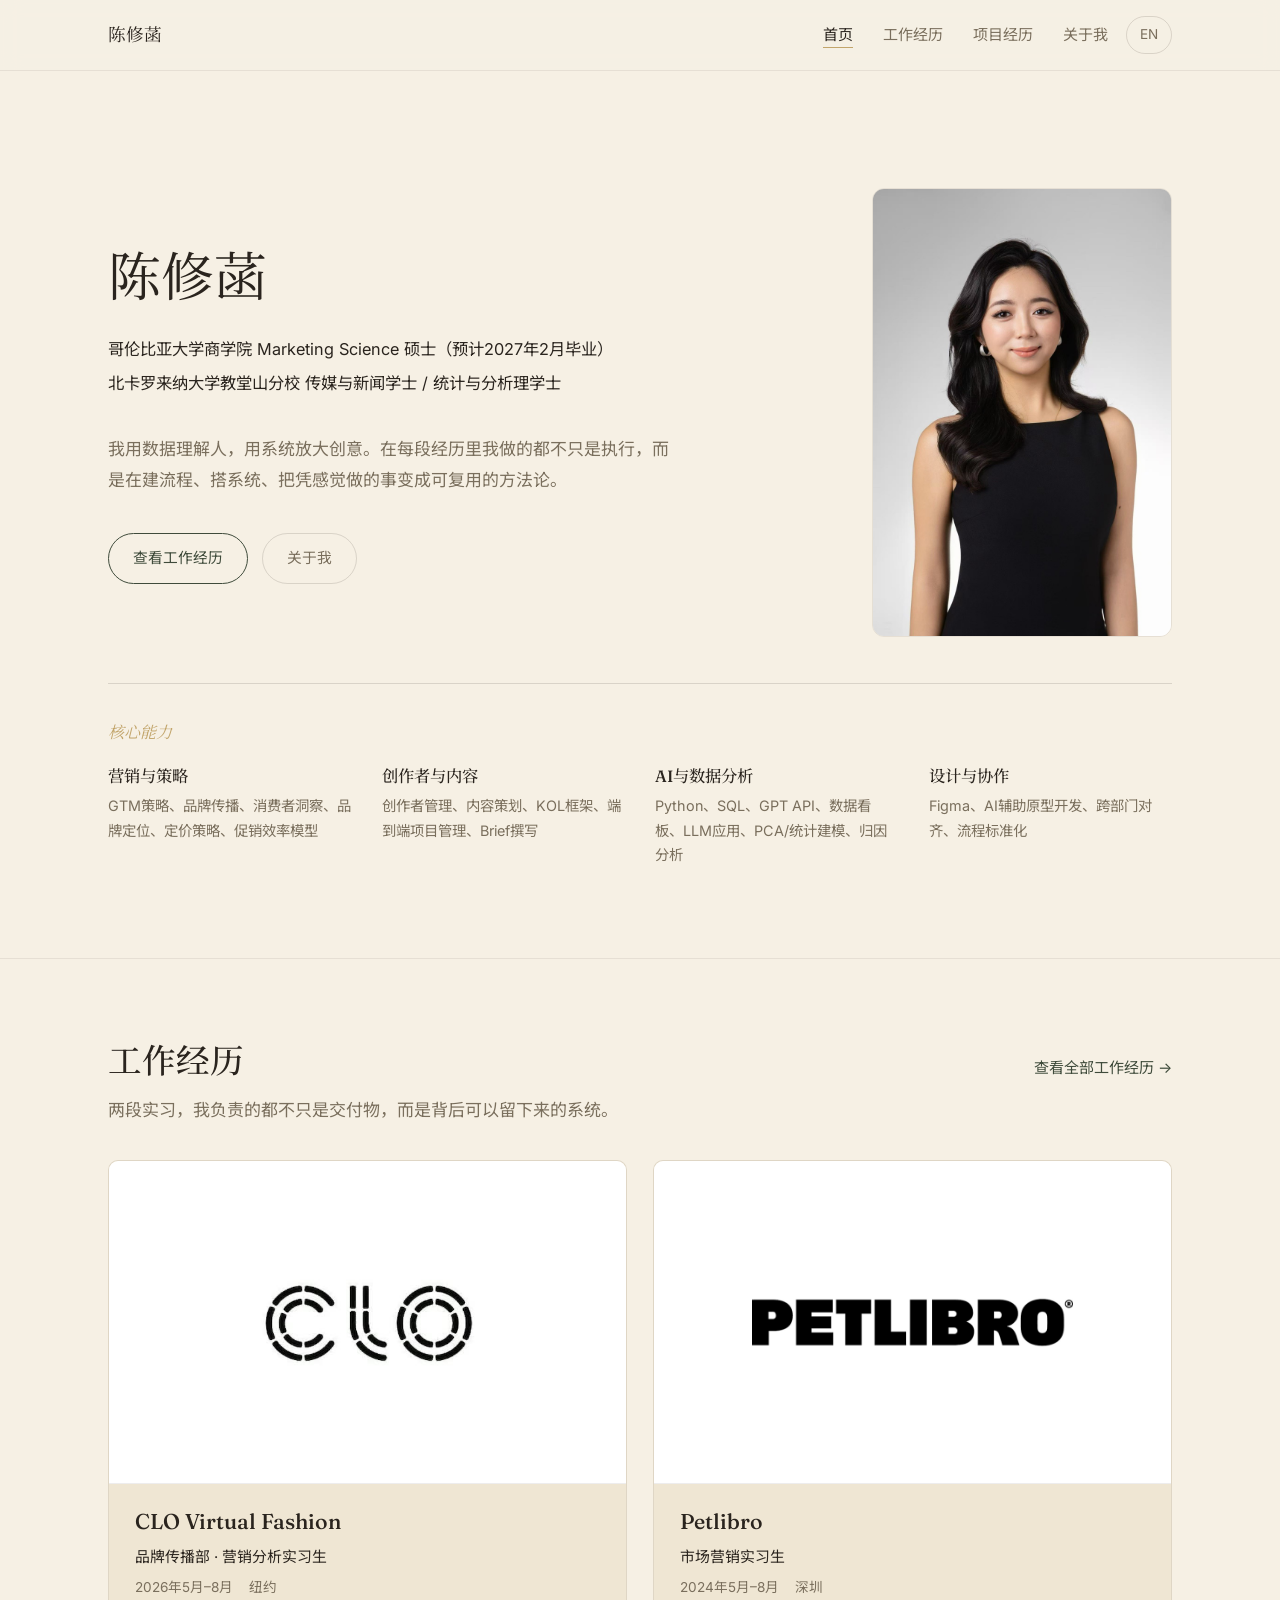
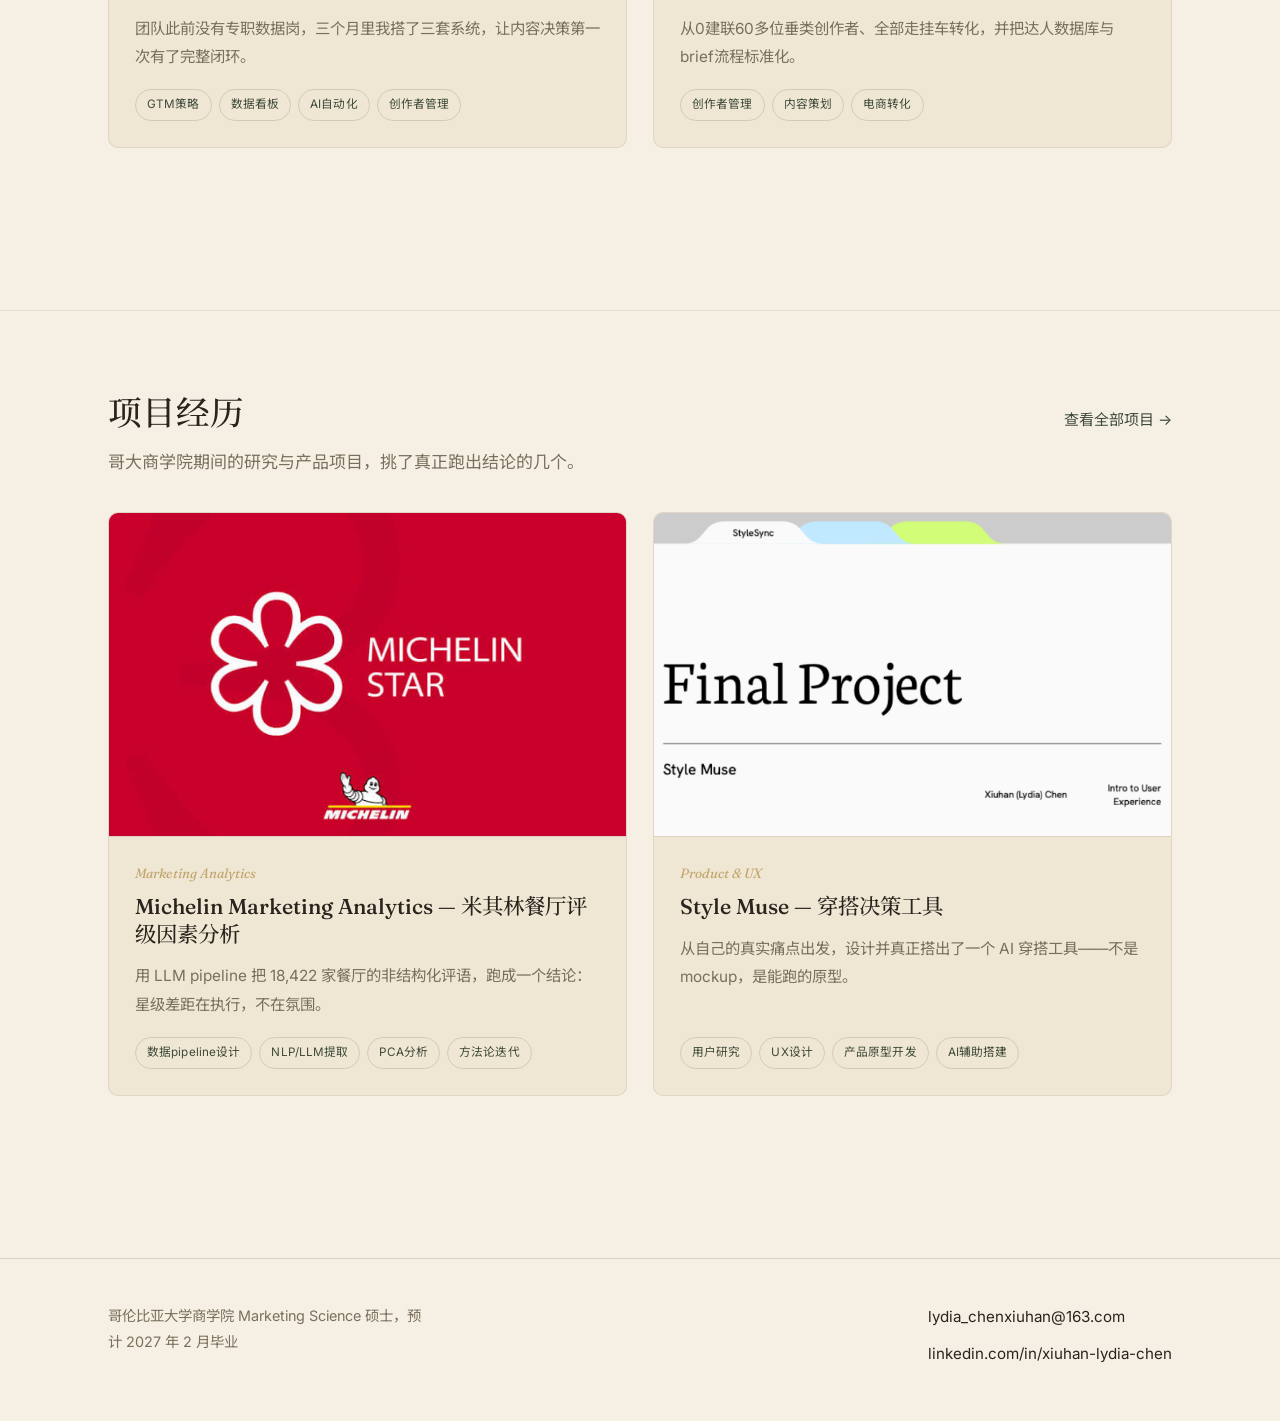
<file: index.html>
<!DOCTYPE html>
<html lang="zh-Hans">
<head>
<meta charset="UTF-8">
<meta name="viewport" content="width=device-width, initial-scale=1.0">
<title>陈修菡 — 营销分析与增长</title>
<meta name="description" content="陈修菡个人作品集：营销分析、创作者合作、增长与 GTM。哥伦比亚大学商学院 Marketing Science 硕士在读。">
<link rel="icon" href="data:image/svg+xml,<svg xmlns=%22http://www.w3.org/2000/svg%22 viewBox=%220 0 100 100%22><text y=%22.9em%22 font-size=%2290%22>%F0%9F%93%8A</text></svg>">
<link rel="preconnect" href="https://fonts.googleapis.com">
<link rel="preconnect" href="https://fonts.gstatic.com" crossorigin>
<link href="https://fonts.googleapis.com/css2?family=Fraunces:ital,opsz,wght@0,9..144,300;0,9..144,400;0,9..144,500;1,9..144,400&family=Inter:wght@400;500&family=Noto+Serif+SC:wght@400;500;600&family=Noto+Sans+SC:wght@400;500&display=swap" rel="stylesheet">
<link rel="stylesheet" href="style.css">
</head>
<body>

<header class="nav">
  <div class="wrap nav-inner">
    <a class="nav-logo" href="index.html">陈修菡</a>
    <div class="nav-right">
      <nav>
        <ul class="nav-menu">
          <li><a href="index.html" class="is-active">首页</a></li>
          <li><a href="work.html">工作经历</a></li>
          <li><a href="projects.html">项目经历</a></li>
          <li><a href="about.html">关于我</a></li>
        </ul>
      </nav>
      <a class="nav-lang" href="https://lydiachen419-cmd.github.io/lydia-chen-portfolio/">EN</a>
    </div>
  </div>
</header>

<main>

  <section class="hero">
    <div class="wrap">
      <div class="hero-intro-grid">
        <div class="hero-copy">
      <h1 class="hero-line">陈修菡</h1>

      <div class="hero-edu">
        <p>哥伦比亚大学商学院 Marketing Science 硕士（预计2027年2月毕业）</p>
        <p>北卡罗来纳大学教堂山分校 传媒与新闻学士 / 统计与分析理学士</p>
      </div>

      <p class="hero-sub">我用数据理解人，用系统放大创意。在每段经历里我做的都不只是执行，而是在建流程、搭系统、把凭感觉做的事变成可复用的方法论。</p>

      <div class="hero-cta">
        <a class="btn" href="work.html">查看工作经历</a>
        <a class="btn btn-plain" href="about.html">关于我</a>
      </div>

        </div>
        <figure class="hero-portrait"><img src="assets/about/portrait.jpg" alt="陈修菡的个人照" width="800" decoding="async"></figure>
      </div>

      <div class="capabilities">
        <div class="capability-head">核心能力</div>
          <div class="capability">
            <h3>营销与策略</h3>
            <p>GTM策略、品牌传播、消费者洞察、品牌定位、定价策略、促销效率模型</p>
          </div>
          <div class="capability">
            <h3>创作者与内容</h3>
            <p>创作者管理、内容策划、KOL框架、端到端项目管理、Brief撰写</p>
          </div>
          <div class="capability">
            <h3>AI与数据分析</h3>
            <p>Python、SQL、GPT API、数据看板、LLM应用、PCA/统计建模、归因分析</p>
          </div>
          <div class="capability">
            <h3>设计与协作</h3>
            <p>Figma、AI辅助原型开发、跨部门对齐、流程标准化</p>
          </div>
      </div>
    </div>
  </section>

  <section class="section">
    <div class="wrap">
      <div class="section-head">
        <div>
          <h2>工作经历</h2>
          <p class="section-lead">两段实习，我负责的都不只是交付物，而是背后可以留下来的系统。</p>
        </div>
        <a class="more-link" href="work.html">查看全部工作经历 →</a>
      </div>

      <div class="card-grid">
        <a class="card" href="work-clo.html">
          <div class="card-thumb thumb-logo"><img src="assets/clo/cover.png" alt="CLO Virtual Fashion 标志" loading="lazy"></div>
          <div class="card-body">
            <h3 class="card-title">CLO Virtual Fashion</h3>
          <p class="card-role">品牌传播部 · 营销分析实习生</p>
          <p class="card-meta"><span>2026年5月–8月</span><span>纽约</span></p>
            <p class="card-teaser">团队此前没有专职数据岗，三个月里我搭了三套系统，让内容决策第一次有了完整闭环。</p>
            <ul class="tags">
            <li>GTM策略</li>
            <li>数据看板</li>
            <li>AI自动化</li>
            <li>创作者管理</li>
            </ul>
          </div>
        </a>
        <a class="card" href="work-petlibro.html">
          <div class="card-thumb thumb-logo"><img src="assets/petlibro/cover.png" alt="Petlibro 标志" loading="lazy"></div>
          <div class="card-body">
            <h3 class="card-title">Petlibro</h3>
          <p class="card-role">市场营销实习生</p>
          <p class="card-meta"><span>2024年5月–8月</span><span>深圳</span></p>
            <p class="card-teaser">从0建联60多位垂类创作者、全部走挂车转化，并把达人数据库与brief流程标准化。</p>
            <ul class="tags">
            <li>创作者管理</li>
            <li>内容策划</li>
            <li>电商转化</li>
            </ul>
          </div>
        </a>
      </div>
    </div>
  </section>

  <section class="section">
    <div class="wrap">
      <div class="section-head">
        <div>
          <h2>项目经历</h2>
          <p class="section-lead">哥大商学院期间的研究与产品项目，挑了真正跑出结论的几个。</p>
        </div>
        <a class="more-link" href="projects.html">查看全部项目 →</a>
      </div>

      <div class="card-grid">
        <a class="card" href="projects-michelin.html">
          <div class="card-thumb"><img src="assets/michelin/cover.png" alt="米其林星级" loading="lazy"></div>
          <div class="card-body">
          <p class="card-category">Marketing Analytics</p>
            <h3 class="card-title">Michelin Marketing Analytics — 米其林餐厅评级因素分析</h3>
            <p class="card-teaser">用 LLM pipeline 把 18,422 家餐厅的非结构化评语，跑成一个结论：星级差距在执行，不在氛围。</p>
            <ul class="tags">
            <li>数据pipeline设计</li>
            <li>NLP/LLM提取</li>
            <li>PCA分析</li>
            <li>方法论迭代</li>
            </ul>
          </div>
        </a>
        <a class="card" href="projects-stylemuse.html">
          <div class="card-thumb"><img src="assets/stylemuse/cover.png" alt="Style Muse 项目封面" loading="lazy"></div>
          <div class="card-body">
          <p class="card-category">Product &amp; UX</p>
            <h3 class="card-title">Style Muse — 穿搭决策工具</h3>
            <p class="card-teaser">从自己的真实痛点出发，设计并真正搭出了一个 AI 穿搭工具——不是 mockup，是能跑的原型。</p>
            <ul class="tags">
            <li>用户研究</li>
            <li>UX设计</li>
            <li>产品原型开发</li>
            <li>AI辅助搭建</li>
            </ul>
          </div>
        </a>
      </div>
    </div>
  </section>

</main>

<footer class="footer">
  <div class="wrap footer-inner">
    <p class="footer-note">哥伦比亚大学商学院 Marketing Science 硕士，预计 2027 年 2 月毕业</p>
    <div class="footer-links">
      <a href="mailto:lydia_chenxiuhan@163.com">lydia_chenxiuhan@163.com</a>
      <a href="https://linkedin.com/in/xiuhan-lydia-chen" target="_blank" rel="noopener">linkedin.com/in/xiuhan-lydia-chen</a>
    </div>
  </div>
</footer>

<script src="script.js"></script>
</body>
</html>
</file>
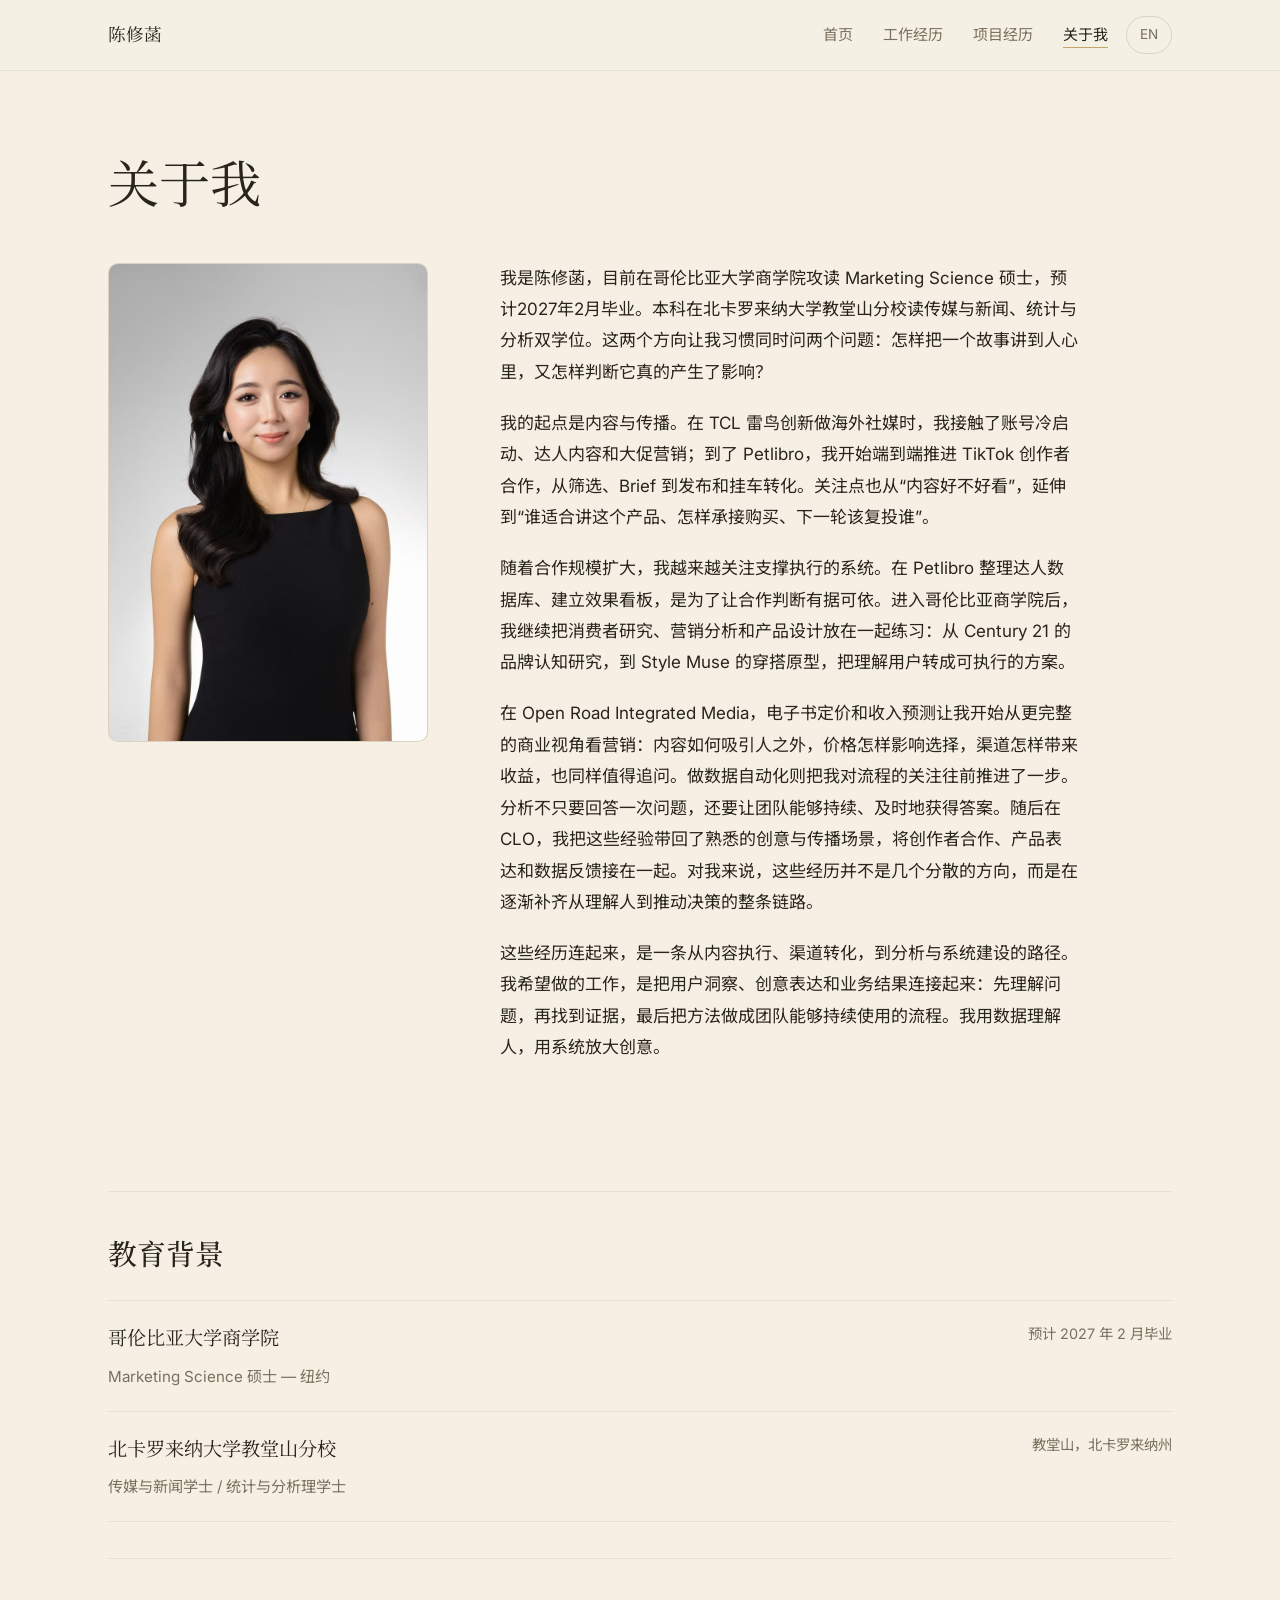
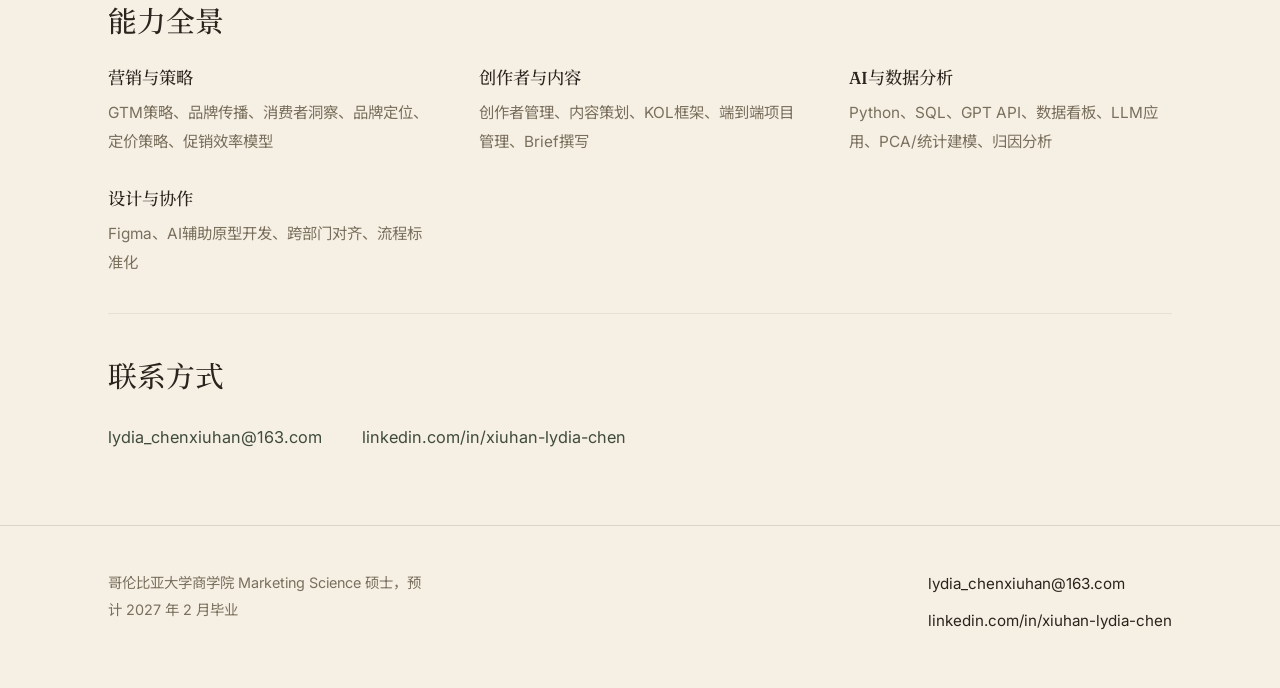
<file: about.html>
<!DOCTYPE html>
<html lang="zh-Hans">
<head>
<meta charset="UTF-8">
<meta name="viewport" content="width=device-width, initial-scale=1.0">
<title>关于我 — 陈修菡</title>
<meta name="description" content="陈修菡：教育背景、能力全景与联系方式。">
<link rel="icon" href="data:image/svg+xml,<svg xmlns=%22http://www.w3.org/2000/svg%22 viewBox=%220 0 100 100%22><text y=%22.9em%22 font-size=%2290%22>%F0%9F%93%8A</text></svg>">
<link rel="preconnect" href="https://fonts.googleapis.com">
<link rel="preconnect" href="https://fonts.gstatic.com" crossorigin>
<link href="https://fonts.googleapis.com/css2?family=Fraunces:ital,opsz,wght@0,9..144,300;0,9..144,400;0,9..144,500;1,9..144,400&family=Inter:wght@400;500&family=Noto+Serif+SC:wght@400;500;600&family=Noto+Sans+SC:wght@400;500&display=swap" rel="stylesheet">
<link rel="stylesheet" href="style.css">
</head>
<body>

<header class="nav">
  <div class="wrap nav-inner">
    <a class="nav-logo" href="index.html">陈修菡</a>
    <div class="nav-right">
      <nav>
        <ul class="nav-menu">
          <li><a href="index.html">首页</a></li>
          <li><a href="work.html">工作经历</a></li>
          <li><a href="projects.html">项目经历</a></li>
          <li><a href="about.html" class="is-active">关于我</a></li>
        </ul>
      </nav>
      <a class="nav-lang" href="https://lydiachen419-cmd.github.io/lydia-chen-portfolio/">EN</a>
    </div>
  </div>
</header>

<main>
  <section class="page-head">
    <div class="wrap">
      <h1>关于我</h1>
    </div>
  </section>

  <div class="wrap">
    <div class="about-grid">
      <figure class="about-portrait"><img src="assets/about/portrait.jpg" alt="陈修菡"></figure>

      <div class="about-bio">
        <p>我是陈修菡，目前在哥伦比亚大学商学院攻读 Marketing Science 硕士，预计2027年2月毕业。本科在北卡罗来纳大学教堂山分校读传媒与新闻、统计与分析双学位。这两个方向让我习惯同时问两个问题：怎样把一个故事讲到人心里，又怎样判断它真的产生了影响？</p>
        <p>我的起点是内容与传播。在 TCL 雷鸟创新做海外社媒时，我接触了账号冷启动、达人内容和大促营销；到了 Petlibro，我开始端到端推进 TikTok 创作者合作，从筛选、Brief 到发布和挂车转化。关注点也从“内容好不好看”，延伸到“谁适合讲这个产品、怎样承接购买、下一轮该复投谁”。</p>
        <p>随着合作规模扩大，我越来越关注支撑执行的系统。在 Petlibro 整理达人数据库、建立效果看板，是为了让合作判断有据可依。进入哥伦比亚商学院后，我继续把消费者研究、营销分析和产品设计放在一起练习：从 Century 21 的品牌认知研究，到 Style Muse 的穿搭原型，把理解用户转成可执行的方案。</p>
        <p>在 Open Road Integrated Media，电子书定价和收入预测让我开始从更完整的商业视角看营销：内容如何吸引人之外，价格怎样影响选择，渠道怎样带来收益，也同样值得追问。做数据自动化则把我对流程的关注往前推进了一步。分析不只要回答一次问题，还要让团队能够持续、及时地获得答案。随后在 CLO，我把这些经验带回了熟悉的创意与传播场景，将创作者合作、产品表达和数据反馈接在一起。对我来说，这些经历并不是几个分散的方向，而是在逐渐补齐从理解人到推动决策的整条链路。</p>
        <p>这些经历连起来，是一条从内容执行、渠道转化，到分析与系统建设的路径。我希望做的工作，是把用户洞察、创意表达和业务结果连接起来：先理解问题，再找到证据，最后把方法做成团队能够持续使用的流程。我用数据理解人，用系统放大创意。</p>
      </div>
    </div>

    <section class="about-block">
      <h2>教育背景</h2>

      <div class="edu-item">
        <p class="edu-school">哥伦比亚大学商学院</p>
        <p class="edu-when">预计 2027 年 2 月毕业</p>
        <p class="edu-degree">Marketing Science 硕士 — 纽约</p>
      </div>

      <div class="edu-item">
        <p class="edu-school">北卡罗来纳大学教堂山分校</p>
        <p class="edu-when">教堂山，北卡罗来纳州</p>
        <p class="edu-degree">传媒与新闻学士 / 统计与分析理学士</p>
      </div>
    </section>

    <section class="about-block">
      <h2>能力全景</h2>
      <div class="skill-groups">
        <div class="skill-group">
          <h3>营销与策略</h3>
          <p>GTM策略、品牌传播、消费者洞察、品牌定位、定价策略、促销效率模型</p>
        </div>
        <div class="skill-group">
          <h3>创作者与内容</h3>
          <p>创作者管理、内容策划、KOL框架、端到端项目管理、Brief撰写</p>
        </div>
        <div class="skill-group">
          <h3>AI与数据分析</h3>
          <p>Python、SQL、GPT API、数据看板、LLM应用、PCA/统计建模、归因分析</p>
        </div>
        <div class="skill-group">
          <h3>设计与协作</h3>
          <p>Figma、AI辅助原型开发、跨部门对齐、流程标准化</p>
        </div>
      </div>
    </section>

    <section class="about-block">
      <h2>联系方式</h2>
      <div class="contact-row">
        <a href="mailto:lydia_chenxiuhan@163.com">lydia_chenxiuhan@163.com</a>
        <a href="https://linkedin.com/in/xiuhan-lydia-chen" target="_blank" rel="noopener">linkedin.com/in/xiuhan-lydia-chen</a>
      </div>
    </section>
  </div>
</main>

<footer class="footer">
  <div class="wrap footer-inner">
    <p class="footer-note">哥伦比亚大学商学院 Marketing Science 硕士，预计 2027 年 2 月毕业</p>
    <div class="footer-links">
      <a href="mailto:lydia_chenxiuhan@163.com">lydia_chenxiuhan@163.com</a>
      <a href="https://linkedin.com/in/xiuhan-lydia-chen" target="_blank" rel="noopener">linkedin.com/in/xiuhan-lydia-chen</a>
    </div>
  </div>
</footer>

<script src="script.js"></script>
</body>
</html>
</file>
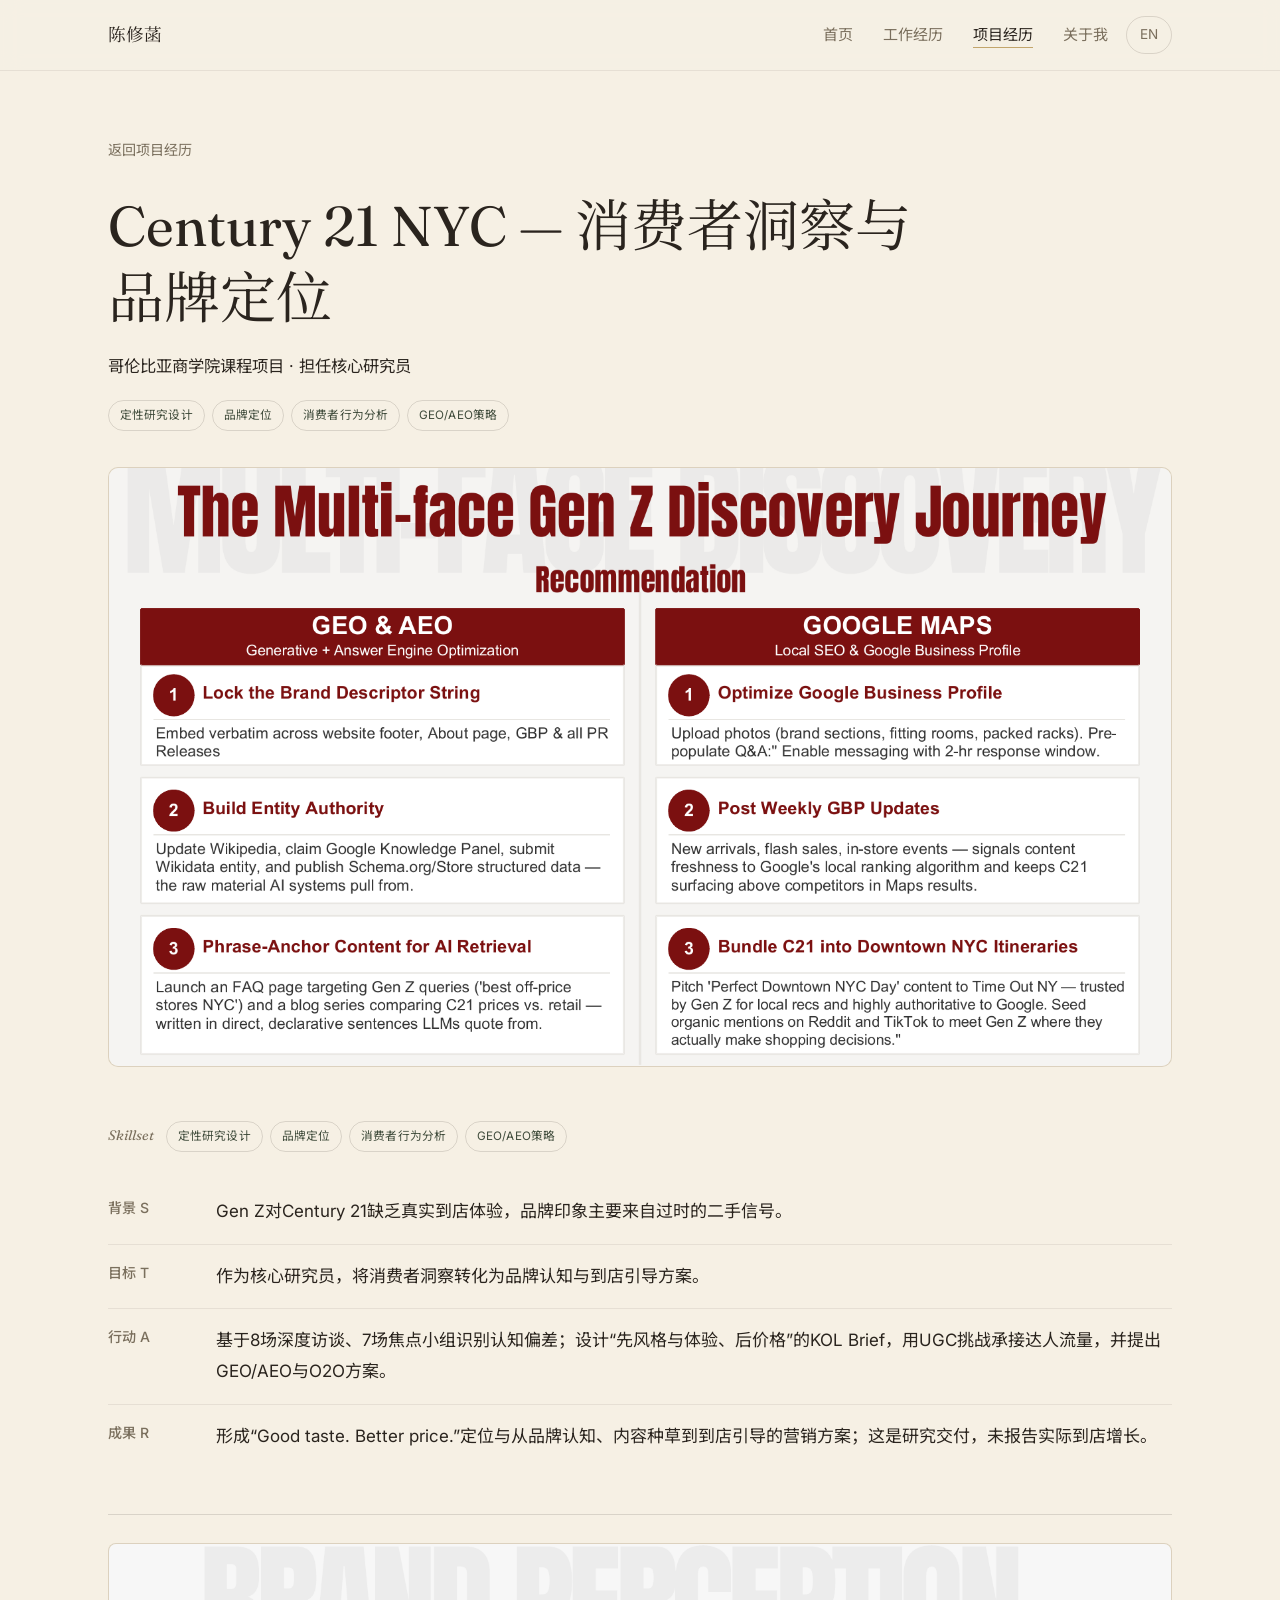
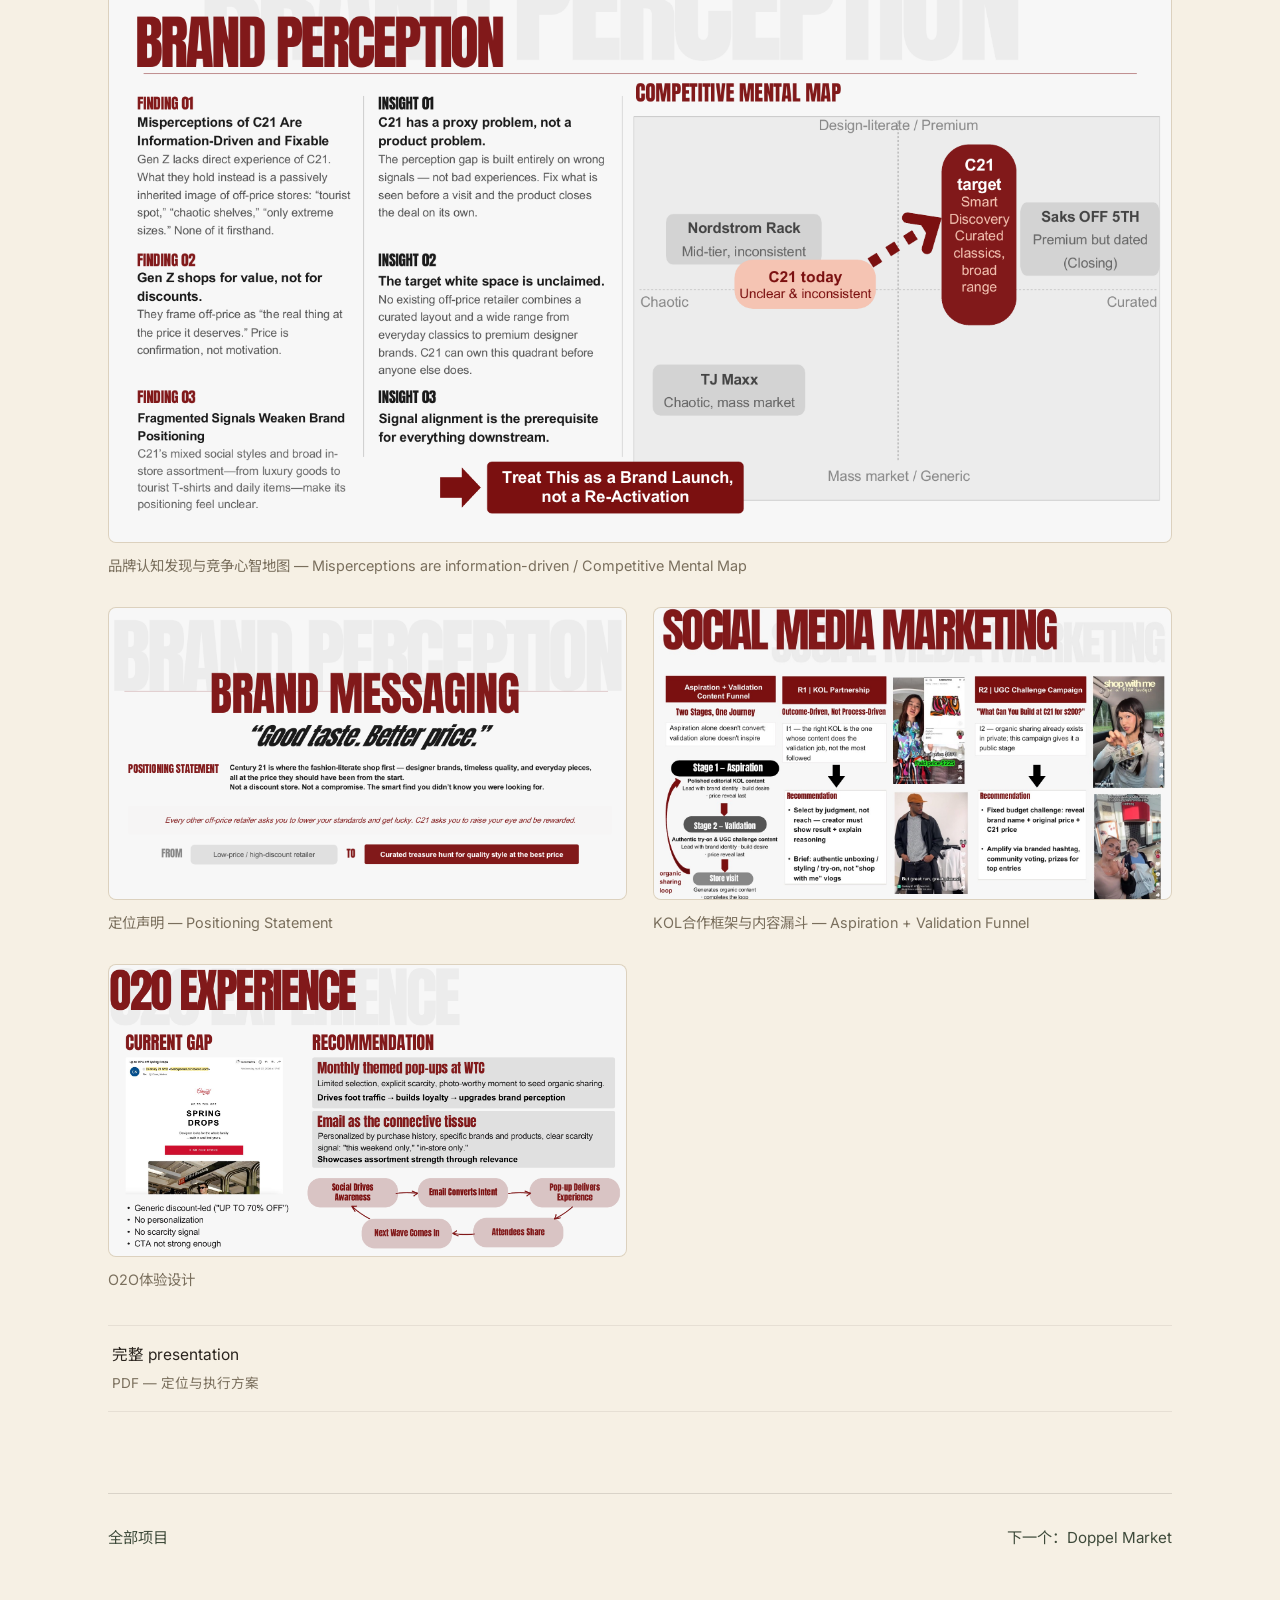
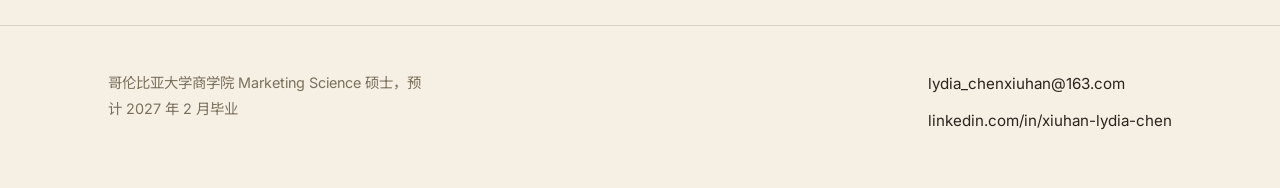
<file: projects-century21.html>
<!DOCTYPE html>
<html lang="zh-Hans">
<head>
<meta charset="UTF-8">
<meta name="viewport" content="width=device-width, initial-scale=1.0">
<title>Century 21 NYC — 消费者洞察与品牌定位 — 陈修菡</title>
<meta name="description" content="Century 21 NYC 的 Gen Z 品牌重新定位研究与执行方案。">
<link rel="icon" href="data:image/svg+xml,<svg xmlns=%22http://www.w3.org/2000/svg%22 viewBox=%220 0 100 100%22><text y=%22.9em%22 font-size=%2290%22>%F0%9F%93%8A</text></svg>">
<link rel="preconnect" href="https://fonts.googleapis.com">
<link rel="preconnect" href="https://fonts.gstatic.com" crossorigin>
<link href="https://fonts.googleapis.com/css2?family=Fraunces:ital,opsz,wght@0,9..144,300;0,9..144,400;0,9..144,500;1,9..144,400&family=Inter:wght@400;500&family=Noto+Serif+SC:wght@400;500;600&family=Noto+Sans+SC:wght@400;500&display=swap" rel="stylesheet">
<link rel="stylesheet" href="style.css">
</head>
<body>

<header class="nav">
  <div class="wrap nav-inner">
    <a class="nav-logo" href="index.html">陈修菡</a>
    <div class="nav-right">
      <nav>
        <ul class="nav-menu">
          <li><a href="index.html">首页</a></li>
          <li><a href="work.html">工作经历</a></li>
          <li><a href="projects.html" class="is-active">项目经历</a></li>
          <li><a href="about.html">关于我</a></li>
        </ul>
      </nav>
      <a class="nav-lang" href="https://lydiachen419-cmd.github.io/lydia-chen-portfolio/">EN</a>
    </div>
  </div>
</header>

<main>
  <section class="detail-head">
    <div class="wrap">
      <a class="back-link" href="projects.html">返回项目经历</a>
      <h1>Century 21 NYC — 消费者洞察与品牌定位</h1>
      <p class="detail-role">哥伦比亚商学院课程项目 · 担任核心研究员</p>
      <ul class="tags">
        <li>定性研究设计</li>
        <li>品牌定位</li>
        <li>消费者行为分析</li>
        <li>GEO/AEO策略</li>
      </ul>
    </div>
  </section>

  <div class="wrap">
    <figure class="detail-hero"><img src="assets/century21/geo-aeo.png" alt="GEO 与 AEO 执行建议"></figure>
  </div>

  <article class="wrap detail-body">
    <section class="chapter">
      <div class="skillset">
        <span class="skillset-label">Skillset</span>
        <ul class="tags"><li>定性研究设计</li><li>品牌定位</li><li>消费者行为分析</li><li>GEO/AEO策略</li></ul>
      </div>

      <div class="prose star-story">
<div class="star-row"><h3>背景 S</h3><p>Gen Z对Century 21缺乏真实到店体验，品牌印象主要来自过时的二手信号。</p></div>
<div class="star-row"><h3>目标 T</h3><p>作为核心研究员，将消费者洞察转化为品牌认知与到店引导方案。</p></div>
<div class="star-row"><h3>行动 A</h3><p>基于8场深度访谈、7场焦点小组识别认知偏差；设计“先风格与体验、后价格”的KOL Brief，用UGC挑战承接达人流量，并提出GEO/AEO与O2O方案。</p></div>
<div class="star-row"><h3>成果 R</h3><p>形成“Good taste. Better price.”定位与从品牌认知、内容种草到到店引导的营销方案；这是研究交付，未报告实际到店增长。</p></div>
</div>

      <section class="highlights">
        <div class="highlight-grid">
          <figure class="highlight highlight-wide">
            <img src="assets/century21/positioning-map.png" alt="品牌认知发现与竞争心智地图" loading="lazy">
            <figcaption>品牌认知发现与竞争心智地图 — Misperceptions are information-driven / Competitive Mental Map</figcaption>
          </figure>
          <figure class="highlight">
            <img src="assets/century21/brand-messaging.png" alt="品牌定位陈述：Good taste. Better price." loading="lazy">
            <figcaption>定位声明 — Positioning Statement</figcaption>
          </figure>
          <figure class="highlight">
            <img src="assets/century21/kol-funnel.jpg" alt="KOL 合作两阶段内容漏斗" loading="lazy">
            <figcaption>KOL合作框架与内容漏斗 — Aspiration + Validation Funnel</figcaption>
          </figure>
          <figure class="highlight">
            <img src="assets/century21/o2o-experience.png" alt="O2O 体验设计方案" loading="lazy">
            <figcaption>O2O体验设计</figcaption>
          </figure>
        </div>
      </section>

      <ul class="link-list">
        <li>
          <a href="assets/century21/century21-deck.pdf">完整 presentation
            <span class="link-note">PDF — 定位与执行方案</span>
          </a>
        </li>
      </ul>
    </section>
  </article>

  <div class="wrap">
    <nav class="next-nav">
      <a href="projects.html">全部项目</a>
      <a href="projects-doppelmarket.html">下一个：Doppel Market</a>
    </nav>
  </div>
</main>

<footer class="footer">
  <div class="wrap footer-inner">
    <p class="footer-note">哥伦比亚大学商学院 Marketing Science 硕士，预计 2027 年 2 月毕业</p>
    <div class="footer-links">
      <a href="mailto:lydia_chenxiuhan@163.com">lydia_chenxiuhan@163.com</a>
      <a href="https://linkedin.com/in/xiuhan-lydia-chen" target="_blank" rel="noopener">linkedin.com/in/xiuhan-lydia-chen</a>
    </div>
  </div>
</footer>

<script src="script.js"></script>
</body>
</html>
</file>
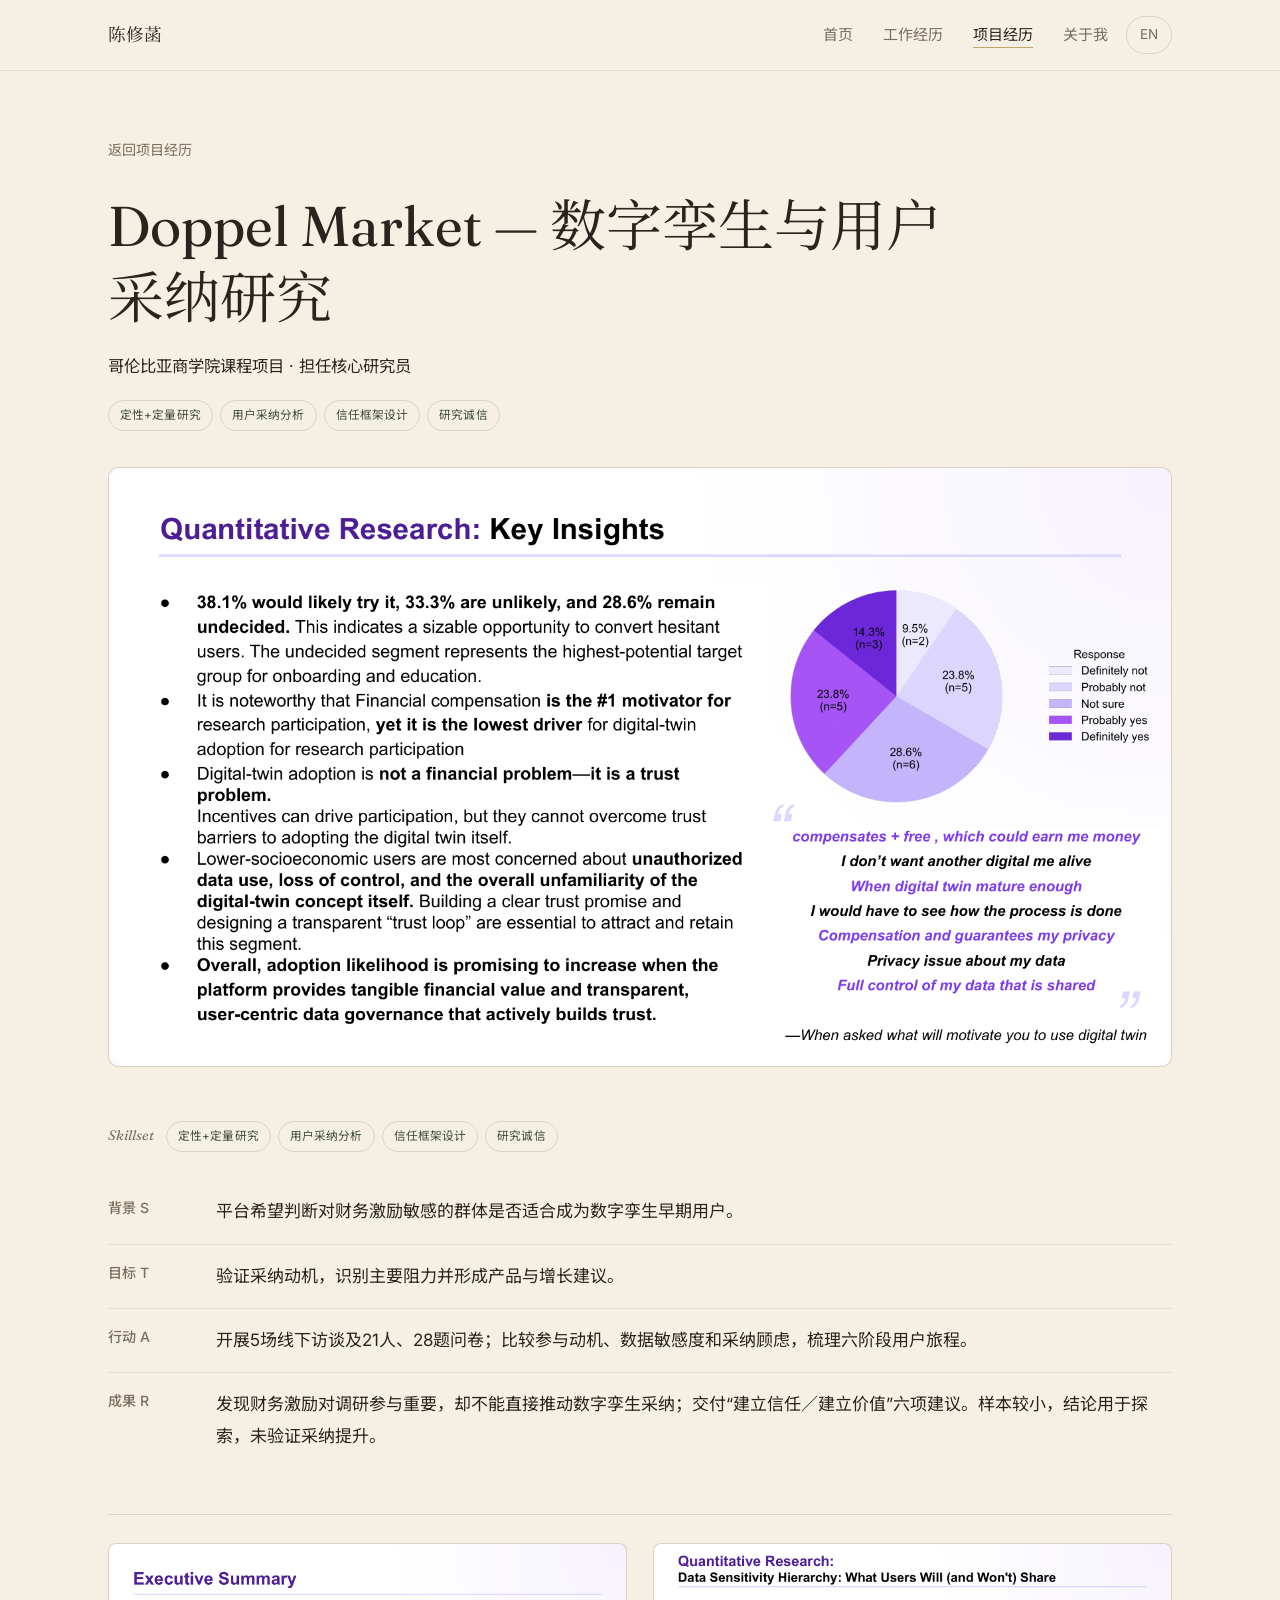
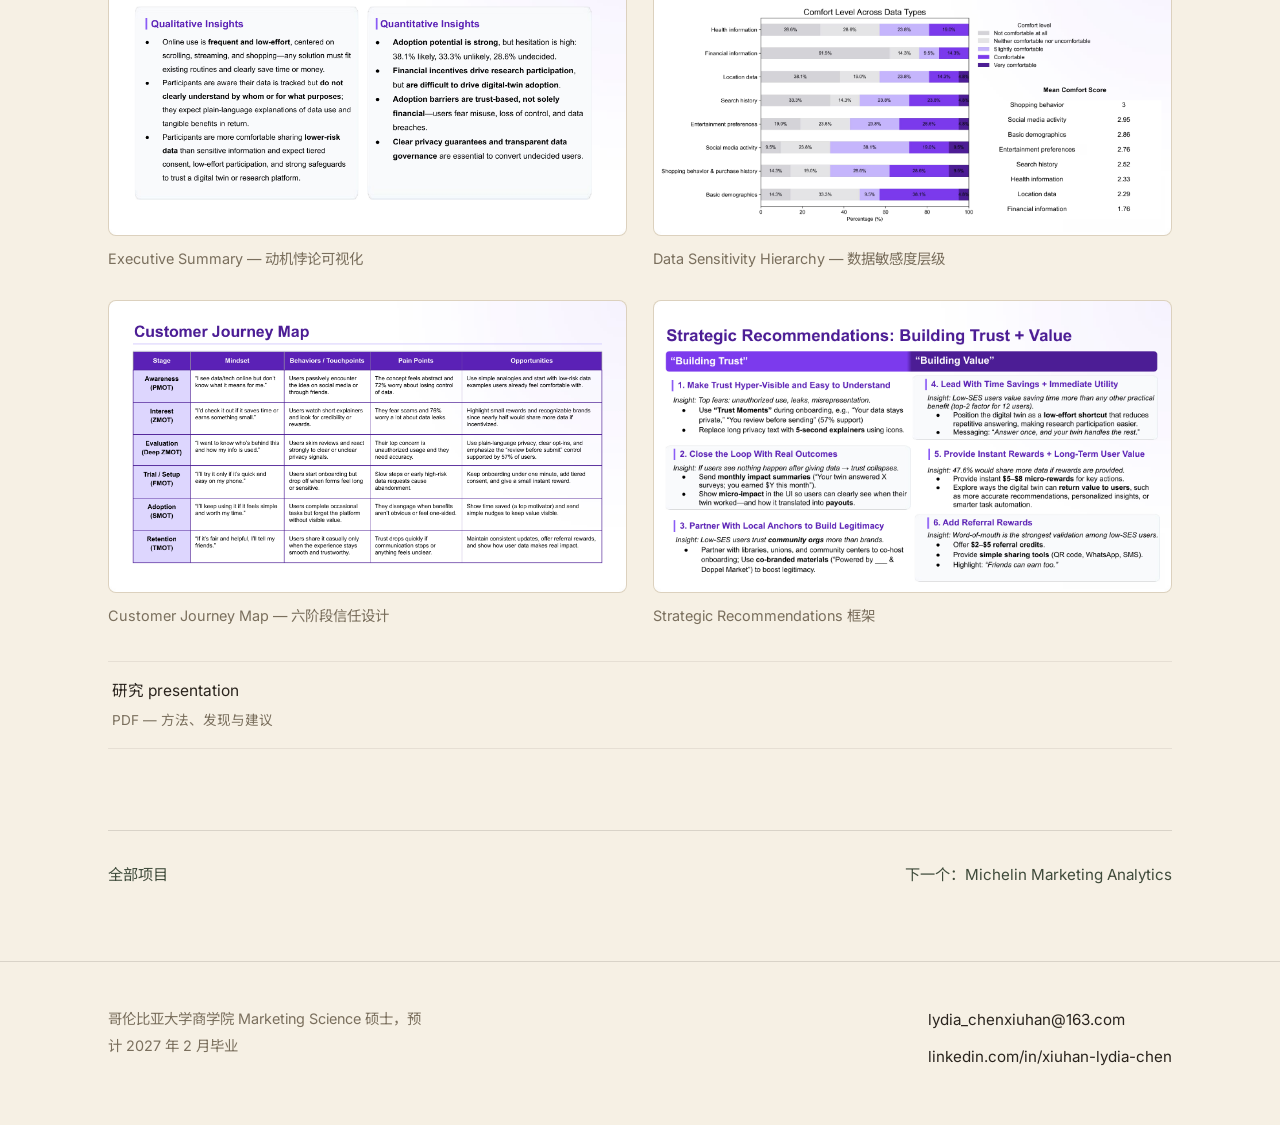
<file: projects-doppelmarket.html>
<!DOCTYPE html>
<html lang="zh-Hans">
<head>
<meta charset="UTF-8">
<meta name="viewport" content="width=device-width, initial-scale=1.0">
<title>Doppel Market — 数字孪生与用户采纳研究 — 陈修菡</title>
<meta name="description" content="数字孪生产品的用户采纳研究：驱动采纳的是信任而非价格。">
<link rel="icon" href="data:image/svg+xml,<svg xmlns=%22http://www.w3.org/2000/svg%22 viewBox=%220 0 100 100%22><text y=%22.9em%22 font-size=%2290%22>%F0%9F%93%8A</text></svg>">
<link rel="preconnect" href="https://fonts.googleapis.com">
<link rel="preconnect" href="https://fonts.gstatic.com" crossorigin>
<link href="https://fonts.googleapis.com/css2?family=Fraunces:ital,opsz,wght@0,9..144,300;0,9..144,400;0,9..144,500;1,9..144,400&family=Inter:wght@400;500&family=Noto+Serif+SC:wght@400;500;600&family=Noto+Sans+SC:wght@400;500&display=swap" rel="stylesheet">
<link rel="stylesheet" href="style.css">
</head>
<body>

<header class="nav">
  <div class="wrap nav-inner">
    <a class="nav-logo" href="index.html">陈修菡</a>
    <div class="nav-right">
      <nav>
        <ul class="nav-menu">
          <li><a href="index.html">首页</a></li>
          <li><a href="work.html">工作经历</a></li>
          <li><a href="projects.html" class="is-active">项目经历</a></li>
          <li><a href="about.html">关于我</a></li>
        </ul>
      </nav>
      <a class="nav-lang" href="https://lydiachen419-cmd.github.io/lydia-chen-portfolio/">EN</a>
    </div>
  </div>
</header>

<main>
  <section class="detail-head">
    <div class="wrap">
      <a class="back-link" href="projects.html">返回项目经历</a>
      <h1>Doppel Market — 数字孪生与用户采纳研究</h1>
      <p class="detail-role">哥伦比亚商学院课程项目 · 担任核心研究员</p>
      <ul class="tags">
        <li>定性+定量研究</li>
        <li>用户采纳分析</li>
        <li>信任框架设计</li>
        <li>研究诚信</li>
      </ul>
    </div>
  </section>

  <div class="wrap">
    <figure class="detail-hero"><img src="assets/doppel/key-insights.png" alt="数字孪生采纳意愿调研核心发现"></figure>
  </div>

  <article class="wrap detail-body">
    <section class="chapter">
      <div class="skillset">
        <span class="skillset-label">Skillset</span>
        <ul class="tags"><li>定性+定量研究</li><li>用户采纳分析</li><li>信任框架设计</li><li>研究诚信</li></ul>
      </div>

      <div class="prose star-story">
<div class="star-row"><h3>背景 S</h3><p>平台希望判断对财务激励敏感的群体是否适合成为数字孪生早期用户。</p></div>
<div class="star-row"><h3>目标 T</h3><p>验证采纳动机，识别主要阻力并形成产品与增长建议。</p></div>
<div class="star-row"><h3>行动 A</h3><p>开展5场线下访谈及21人、28题问卷；比较参与动机、数据敏感度和采纳顾虑，梳理六阶段用户旅程。</p></div>
<div class="star-row"><h3>成果 R</h3><p>发现财务激励对调研参与重要，却不能直接推动数字孪生采纳；交付“建立信任／建立价值”六项建议。样本较小，结论用于探索，未验证采纳提升。</p></div>
</div>

      <section class="highlights">
        <div class="highlight-grid">
          <figure class="highlight">
            <img src="assets/doppel/exec-summary.png" alt="研究执行摘要与动机悖论" loading="lazy">
            <figcaption>Executive Summary — 动机悖论可视化</figcaption>
          </figure>
          <figure class="highlight">
            <img src="assets/doppel/data-sensitivity.png" alt="数据敏感度层级" loading="lazy">
            <figcaption>Data Sensitivity Hierarchy — 数据敏感度层级</figcaption>
          </figure>
          <figure class="highlight">
            <img src="assets/doppel/journey-map.png" alt="六阶段用户旅程与信任设计" loading="lazy">
            <figcaption>Customer Journey Map — 六阶段信任设计</figcaption>
          </figure>
          <figure class="highlight">
            <img src="assets/doppel/recommendations.png" alt="六条建议，分为建立信任与建立价值两组" loading="lazy">
            <figcaption>Strategic Recommendations 框架</figcaption>
          </figure>
        </div>
      </section>

      <ul class="link-list">
        <li>
          <a href="assets/doppel/doppel-market-research.pdf">研究 presentation
            <span class="link-note">PDF — 方法、发现与建议</span>
          </a>
        </li>
      </ul>
    </section>
  </article>

  <div class="wrap">
    <nav class="next-nav">
      <a href="projects.html">全部项目</a>
      <a href="projects-michelin.html">下一个：Michelin Marketing Analytics</a>
    </nav>
  </div>
</main>

<footer class="footer">
  <div class="wrap footer-inner">
    <p class="footer-note">哥伦比亚大学商学院 Marketing Science 硕士，预计 2027 年 2 月毕业</p>
    <div class="footer-links">
      <a href="mailto:lydia_chenxiuhan@163.com">lydia_chenxiuhan@163.com</a>
      <a href="https://linkedin.com/in/xiuhan-lydia-chen" target="_blank" rel="noopener">linkedin.com/in/xiuhan-lydia-chen</a>
    </div>
  </div>
</footer>

<script src="script.js"></script>
</body>
</html>
</file>
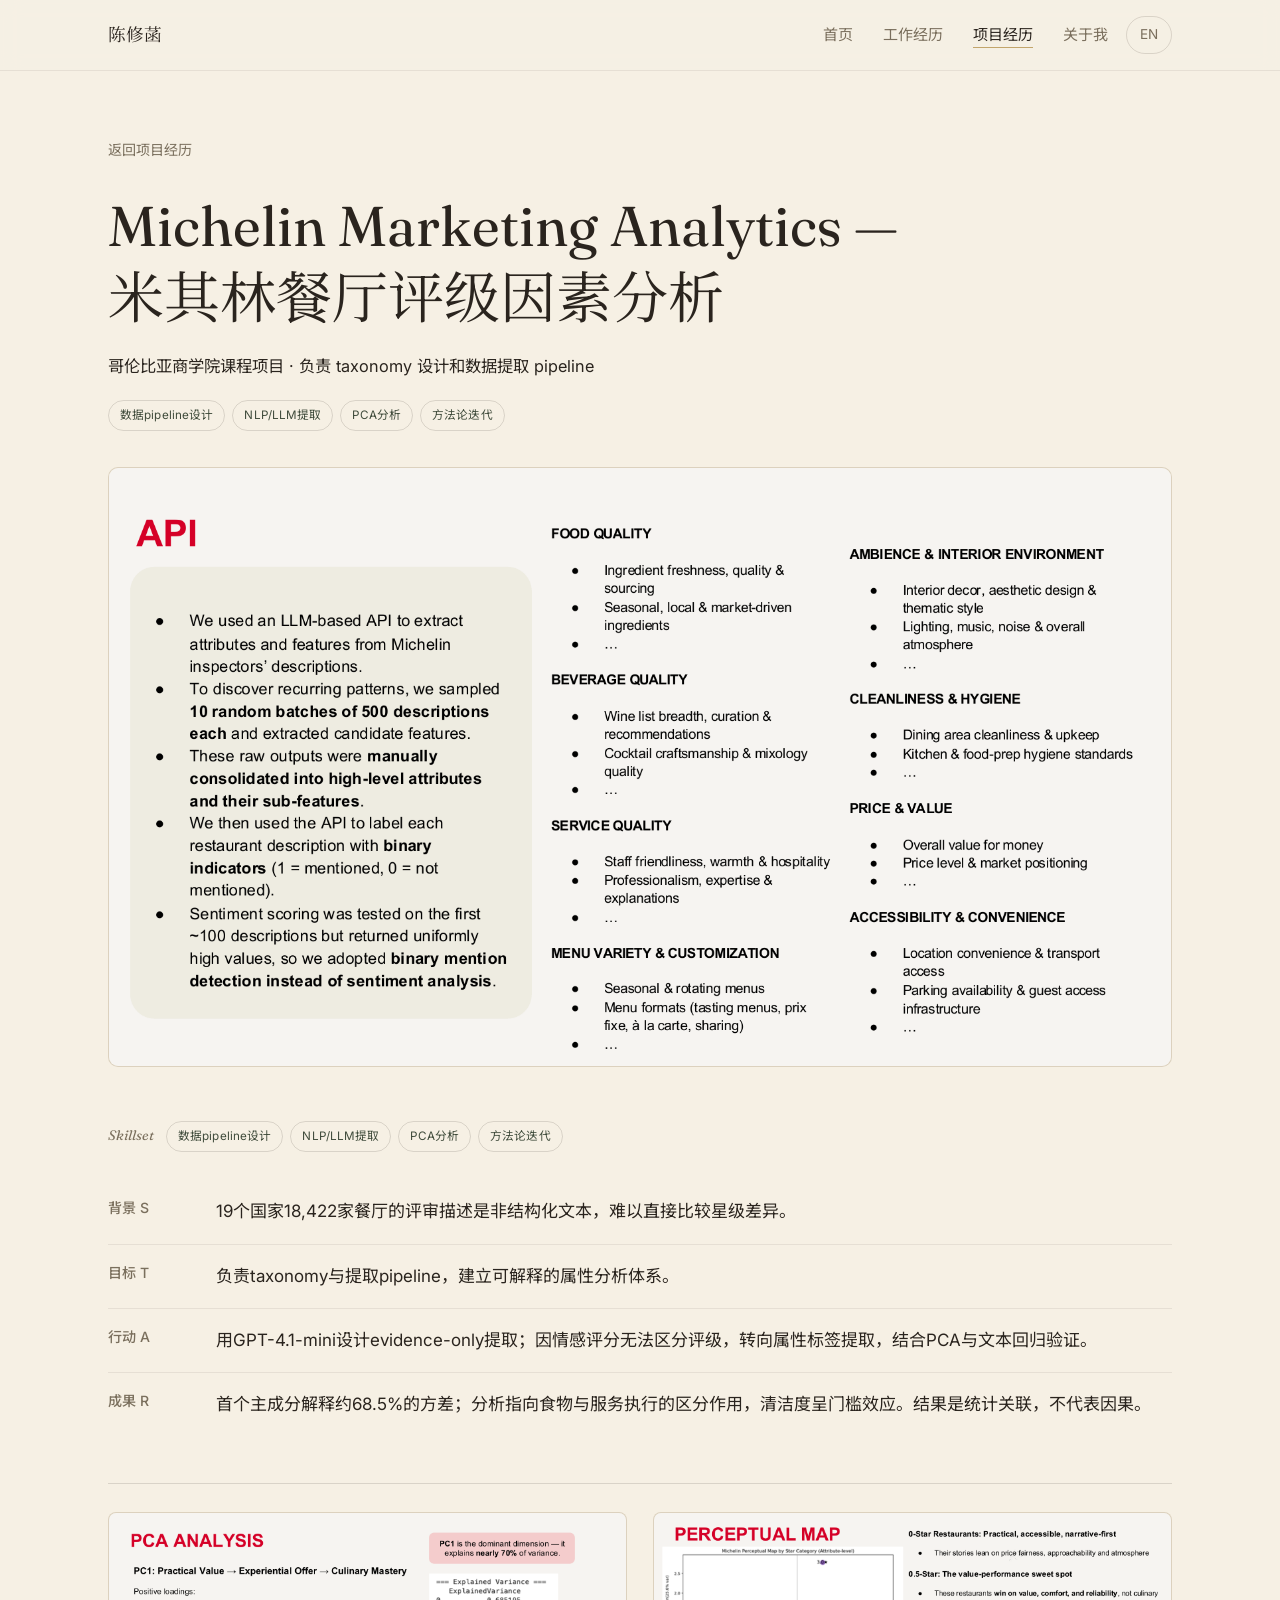
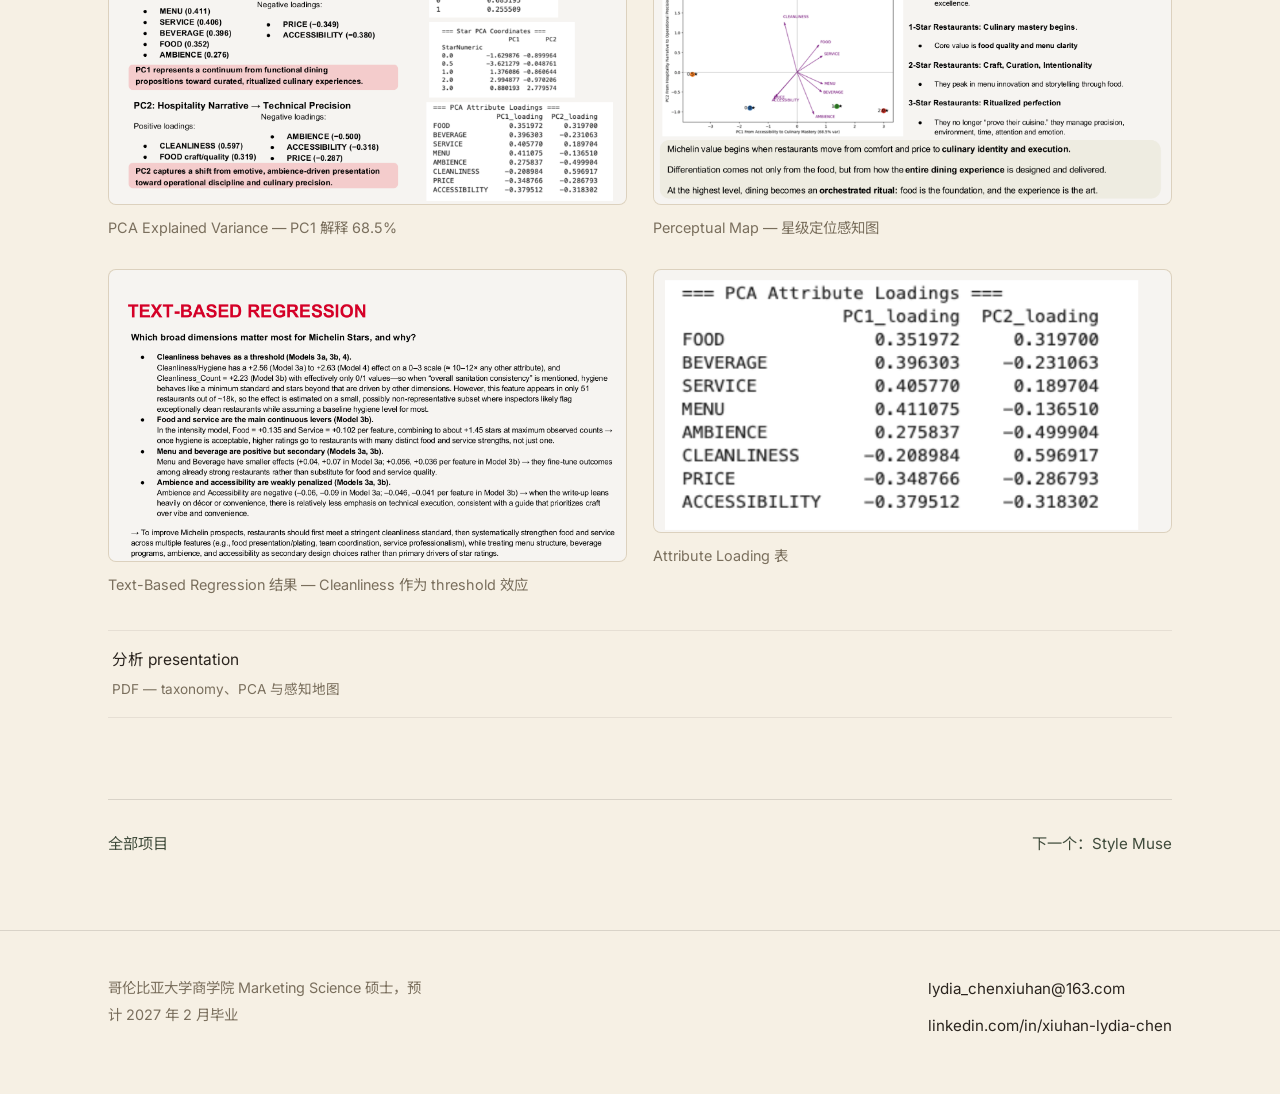
<file: projects-michelin.html>
<!DOCTYPE html>
<html lang="zh-Hans">
<head>
<meta charset="UTF-8">
<meta name="viewport" content="width=device-width, initial-scale=1.0">
<title>Michelin Marketing Analytics — 米其林餐厅评级因素分析 — 陈修菡</title>
<meta name="description" content="18,422 家米其林餐厅的 LLM 提取与 PCA 分析：星级差距在执行，不在氛围。">
<link rel="icon" href="data:image/svg+xml,<svg xmlns=%22http://www.w3.org/2000/svg%22 viewBox=%220 0 100 100%22><text y=%22.9em%22 font-size=%2290%22>%F0%9F%93%8A</text></svg>">
<link rel="preconnect" href="https://fonts.googleapis.com">
<link rel="preconnect" href="https://fonts.gstatic.com" crossorigin>
<link href="https://fonts.googleapis.com/css2?family=Fraunces:ital,opsz,wght@0,9..144,300;0,9..144,400;0,9..144,500;1,9..144,400&family=Inter:wght@400;500&family=Noto+Serif+SC:wght@400;500;600&family=Noto+Sans+SC:wght@400;500&display=swap" rel="stylesheet">
<link rel="stylesheet" href="style.css">
</head>
<body>

<header class="nav">
  <div class="wrap nav-inner">
    <a class="nav-logo" href="index.html">陈修菡</a>
    <div class="nav-right">
      <nav>
        <ul class="nav-menu">
          <li><a href="index.html">首页</a></li>
          <li><a href="work.html">工作经历</a></li>
          <li><a href="projects.html" class="is-active">项目经历</a></li>
          <li><a href="about.html">关于我</a></li>
        </ul>
      </nav>
      <a class="nav-lang" href="https://lydiachen419-cmd.github.io/lydia-chen-portfolio/">EN</a>
    </div>
  </div>
</header>

<main>
  <section class="detail-head">
    <div class="wrap">
      <a class="back-link" href="projects.html">返回项目经历</a>
      <h1>Michelin Marketing Analytics — 米其林餐厅评级因素分析</h1>
      <p class="detail-role">哥伦比亚商学院课程项目 · 负责 taxonomy 设计和数据提取 pipeline</p>
      <ul class="tags">
        <li>数据pipeline设计</li>
        <li>NLP/LLM提取</li>
        <li>PCA分析</li>
        <li>方法论迭代</li>
      </ul>
    </div>
  </section>

  <div class="wrap">
    <figure class="detail-hero"><img src="assets/michelin/taxonomy-extraction.png" alt="属性 taxonomy 与 LLM 提取设计"></figure>
  </div>

  <article class="wrap detail-body">
    <section class="chapter">
      <div class="skillset">
        <span class="skillset-label">Skillset</span>
        <ul class="tags"><li>数据pipeline设计</li><li>NLP/LLM提取</li><li>PCA分析</li><li>方法论迭代</li></ul>
      </div>

      <div class="prose star-story">
<div class="star-row"><h3>背景 S</h3><p>19个国家18,422家餐厅的评审描述是非结构化文本，难以直接比较星级差异。</p></div>
<div class="star-row"><h3>目标 T</h3><p>负责taxonomy与提取pipeline，建立可解释的属性分析体系。</p></div>
<div class="star-row"><h3>行动 A</h3><p>用GPT-4.1-mini设计evidence-only提取；因情感评分无法区分评级，转向属性标签提取，结合PCA与文本回归验证。</p></div>
<div class="star-row"><h3>成果 R</h3><p>首个主成分解释约68.5%的方差；分析指向食物与服务执行的区分作用，清洁度呈门槛效应。结果是统计关联，不代表因果。</p></div>
</div>

      <section class="highlights">
        <div class="highlight-grid">
          <figure class="highlight">
            <img src="assets/michelin/pca.png" alt="PCA 分析结果与解释方差" loading="lazy">
            <figcaption>PCA Explained Variance — PC1 解释 68.5%</figcaption>
          </figure>
          <figure class="highlight">
            <img src="assets/michelin/perceptual-map.png" alt="米其林餐厅星级感知地图" loading="lazy">
            <figcaption>Perceptual Map — 星级定位感知图</figcaption>
          </figure>
          <figure class="highlight">
            <img src="assets/michelin/regression.png" alt="文本回归结果" loading="lazy">
            <figcaption>Text-Based Regression 结果 — Cleanliness 作为 threshold 效应</figcaption>
          </figure>
          <figure class="highlight">
            <img src="assets/michelin/attribute-loading.png" alt="PCA 属性载荷表" loading="lazy">
            <figcaption>Attribute Loading 表</figcaption>
          </figure>
        </div>
      </section>

      <ul class="link-list">
        <li>
          <a href="assets/michelin/michelin-analysis.pdf">分析 presentation
            <span class="link-note">PDF — taxonomy、PCA 与感知地图</span>
          </a>
        </li>
      </ul>
    </section>
  </article>

  <div class="wrap">
    <nav class="next-nav">
      <a href="projects.html">全部项目</a>
      <a href="projects-stylemuse.html">下一个：Style Muse</a>
    </nav>
  </div>
</main>

<footer class="footer">
  <div class="wrap footer-inner">
    <p class="footer-note">哥伦比亚大学商学院 Marketing Science 硕士，预计 2027 年 2 月毕业</p>
    <div class="footer-links">
      <a href="mailto:lydia_chenxiuhan@163.com">lydia_chenxiuhan@163.com</a>
      <a href="https://linkedin.com/in/xiuhan-lydia-chen" target="_blank" rel="noopener">linkedin.com/in/xiuhan-lydia-chen</a>
    </div>
  </div>
</footer>

<script src="script.js"></script>
</body>
</html>
</file>
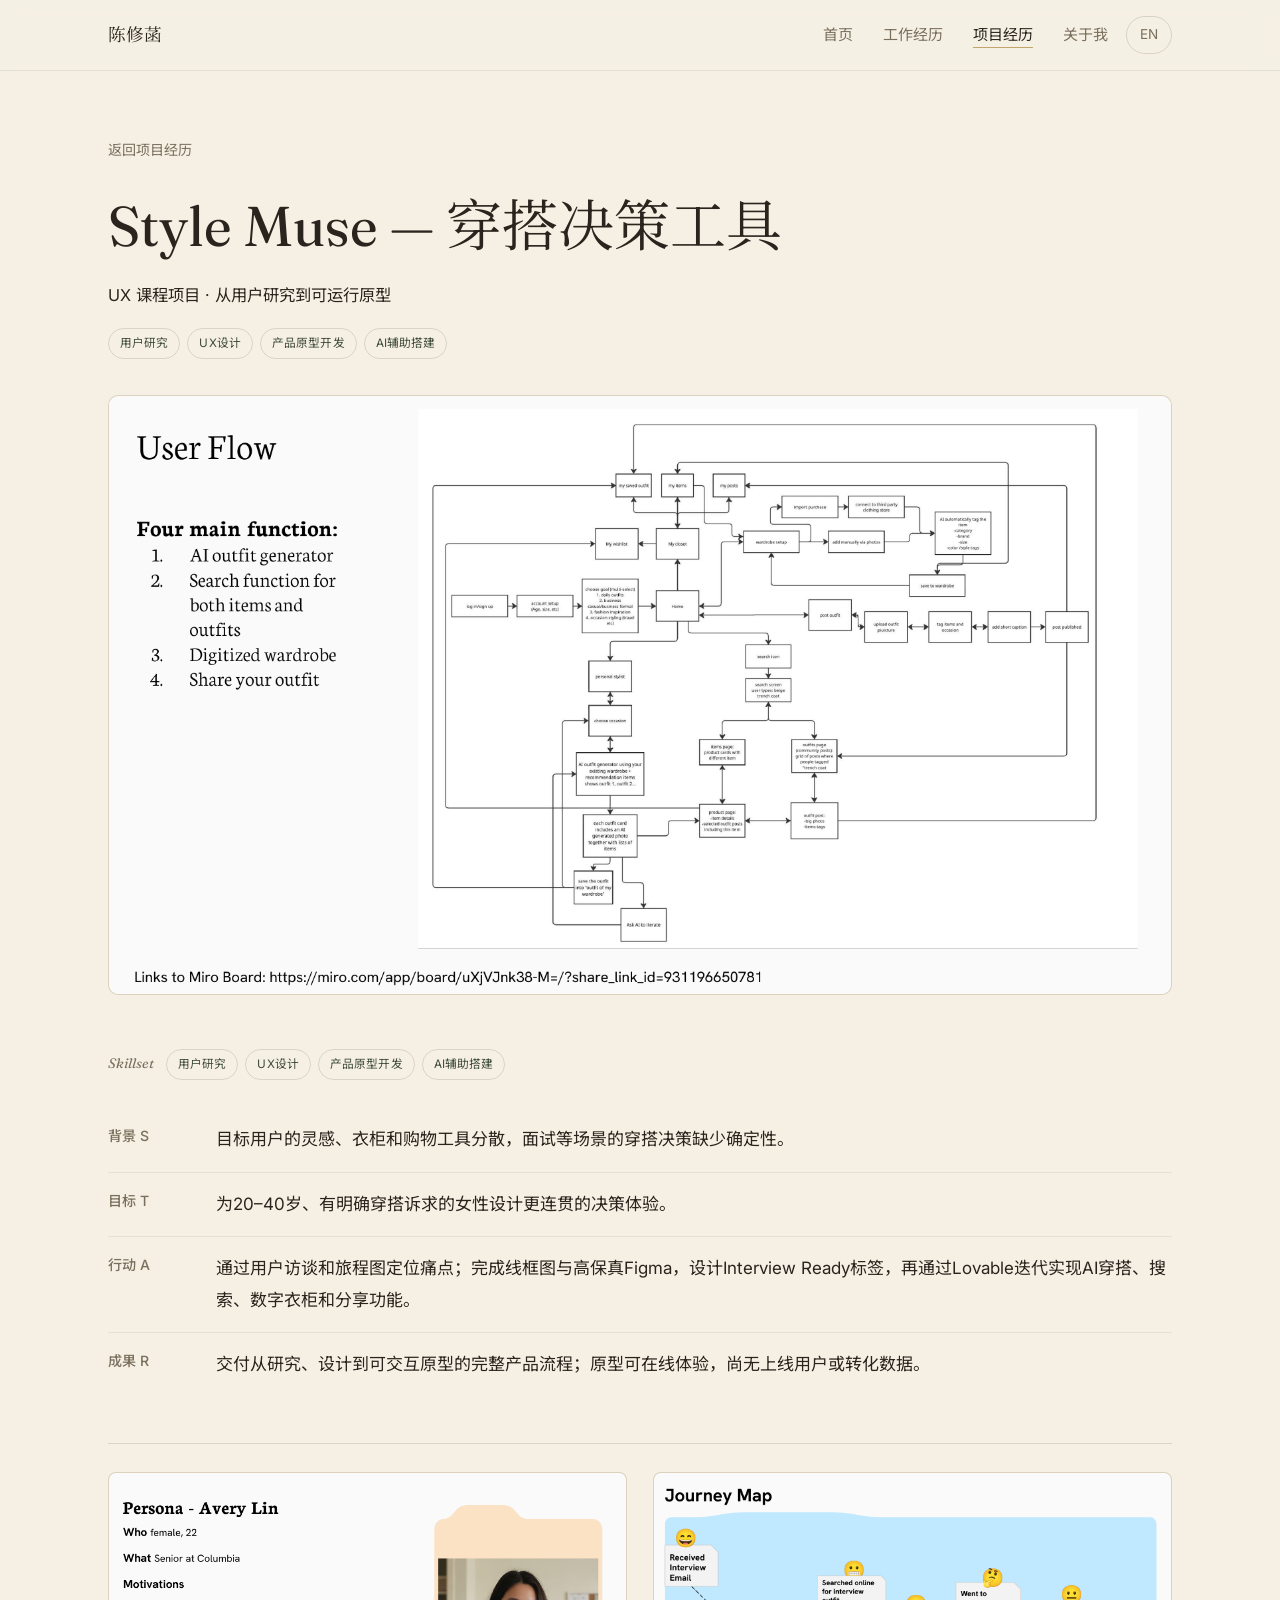
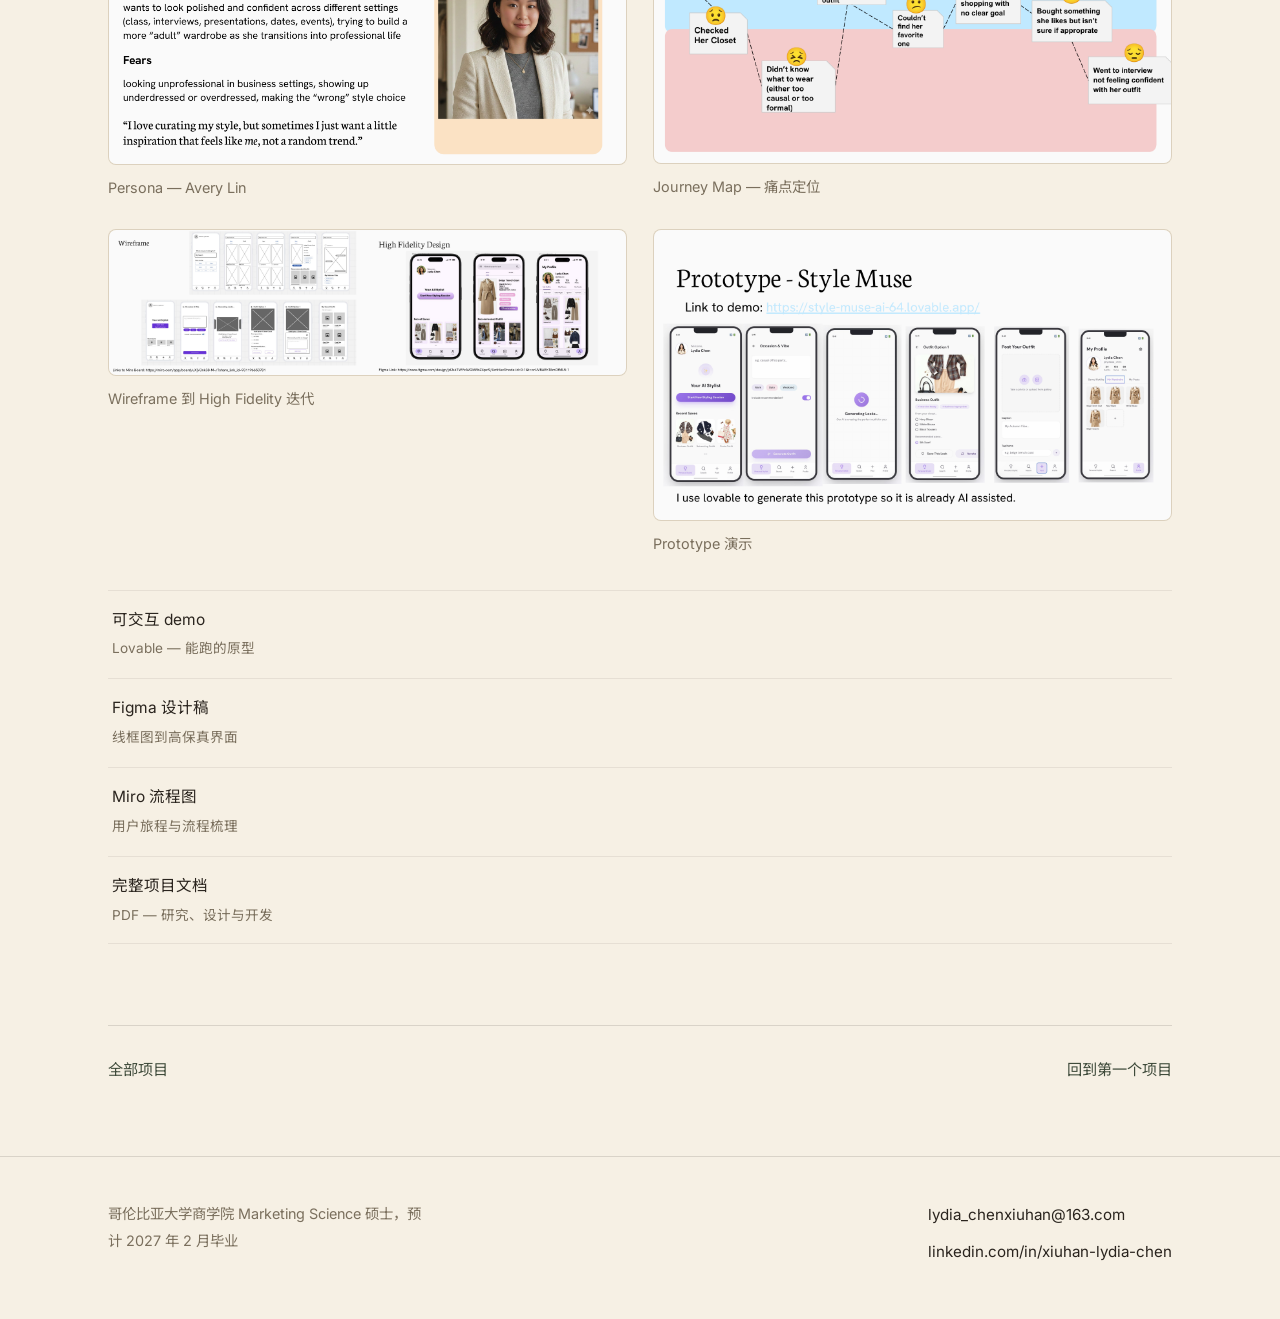
<file: projects-stylemuse.html>
<!DOCTYPE html>
<html lang="zh-Hans">
<head>
<meta charset="UTF-8">
<meta name="viewport" content="width=device-width, initial-scale=1.0">
<title>Style Muse — 穿搭决策工具 — 陈修菡</title>
<meta name="description" content="Style Muse：从用户研究到 Lovable 可交互原型的 AI 穿搭决策工具。">
<link rel="icon" href="data:image/svg+xml,<svg xmlns=%22http://www.w3.org/2000/svg%22 viewBox=%220 0 100 100%22><text y=%22.9em%22 font-size=%2290%22>%F0%9F%93%8A</text></svg>">
<link rel="preconnect" href="https://fonts.googleapis.com">
<link rel="preconnect" href="https://fonts.gstatic.com" crossorigin>
<link href="https://fonts.googleapis.com/css2?family=Fraunces:ital,opsz,wght@0,9..144,300;0,9..144,400;0,9..144,500;1,9..144,400&family=Inter:wght@400;500&family=Noto+Serif+SC:wght@400;500;600&family=Noto+Sans+SC:wght@400;500&display=swap" rel="stylesheet">
<link rel="stylesheet" href="style.css">
</head>
<body>

<header class="nav">
  <div class="wrap nav-inner">
    <a class="nav-logo" href="index.html">陈修菡</a>
    <div class="nav-right">
      <nav>
        <ul class="nav-menu">
          <li><a href="index.html">首页</a></li>
          <li><a href="work.html">工作经历</a></li>
          <li><a href="projects.html" class="is-active">项目经历</a></li>
          <li><a href="about.html">关于我</a></li>
        </ul>
      </nav>
      <a class="nav-lang" href="https://lydiachen419-cmd.github.io/lydia-chen-portfolio/">EN</a>
    </div>
  </div>
</header>

<main>
  <section class="detail-head">
    <div class="wrap">
      <a class="back-link" href="projects.html">返回项目经历</a>
      <h1>Style Muse — 穿搭决策工具</h1>
      <p class="detail-role">UX 课程项目 · 从用户研究到可运行原型</p>
      <ul class="tags">
        <li>用户研究</li>
        <li>UX设计</li>
        <li>产品原型开发</li>
        <li>AI辅助搭建</li>
      </ul>
    </div>
  </section>

  <div class="wrap">
    <figure class="detail-hero"><img src="assets/stylemuse/user-flow.png" alt="Style Muse 产品流程图"></figure>
  </div>

  <article class="wrap detail-body">
    <section class="chapter">
      <div class="skillset">
        <span class="skillset-label">Skillset</span>
        <ul class="tags"><li>用户研究</li><li>UX设计</li><li>产品原型开发</li><li>AI辅助搭建</li></ul>
      </div>

      <div class="prose star-story">
<div class="star-row"><h3>背景 S</h3><p>目标用户的灵感、衣柜和购物工具分散，面试等场景的穿搭决策缺少确定性。</p></div>
<div class="star-row"><h3>目标 T</h3><p>为20–40岁、有明确穿搭诉求的女性设计更连贯的决策体验。</p></div>
<div class="star-row"><h3>行动 A</h3><p>通过用户访谈和旅程图定位痛点；完成线框图与高保真Figma，设计Interview Ready标签，再通过Lovable迭代实现AI穿搭、搜索、数字衣柜和分享功能。</p></div>
<div class="star-row"><h3>成果 R</h3><p>交付从研究、设计到可交互原型的完整产品流程；原型可在线体验，尚无上线用户或转化数据。</p></div>
</div>

      <section class="highlights">
        <div class="highlight-grid">
          <figure class="highlight">
            <img src="assets/stylemuse/persona.png" alt="目标用户 Persona：Avery Lin" loading="lazy">
            <figcaption>Persona — Avery Lin</figcaption>
          </figure>
          <figure class="highlight">
            <img src="assets/stylemuse/journey-map.png" alt="用户旅程地图与痛点定位" loading="lazy">
            <figcaption>Journey Map — 痛点定位</figcaption>
          </figure>
          <figure class="highlight">
            <img src="assets/stylemuse/wireframe-to-hifi.png" alt="线框图与高保真界面对照" loading="lazy">
            <figcaption>Wireframe 到 High Fidelity 迭代</figcaption>
          </figure>
          <figure class="highlight">
            <img src="assets/stylemuse/prototype.png" alt="Lovable 可交互原型界面" loading="lazy">
            <figcaption>Prototype 演示</figcaption>
          </figure>
        </div>
      </section>

      <ul class="link-list">
        <li>
          <a href="https://style-muse-ai-64.lovable.app/" target="_blank" rel="noopener">可交互 demo
            <span class="link-note">Lovable — 能跑的原型</span>
          </a>
        </li>
        <li>
          <a href="https://www.figma.com/design/jdJskTWYzAVGl6RbZ4pzI9/Untitled?node-id=0-1" target="_blank" rel="noopener">Figma 设计稿
            <span class="link-note">线框图到高保真界面</span>
          </a>
        </li>
        <li>
          <a href="https://miro.com/app/board/uXjVJnk38-M=/?share_link_id=931196650781" target="_blank" rel="noopener">Miro 流程图
            <span class="link-note">用户旅程与流程梳理</span>
          </a>
        </li>
        <li>
          <a href="assets/stylemuse/style-muse-final.pdf">完整项目文档
            <span class="link-note">PDF — 研究、设计与开发</span>
          </a>
        </li>
      </ul>
    </section>
  </article>

  <div class="wrap">
    <nav class="next-nav">
      <a href="projects.html">全部项目</a>
      <a href="projects-century21.html">回到第一个项目</a>
    </nav>
  </div>
</main>

<footer class="footer">
  <div class="wrap footer-inner">
    <p class="footer-note">哥伦比亚大学商学院 Marketing Science 硕士，预计 2027 年 2 月毕业</p>
    <div class="footer-links">
      <a href="mailto:lydia_chenxiuhan@163.com">lydia_chenxiuhan@163.com</a>
      <a href="https://linkedin.com/in/xiuhan-lydia-chen" target="_blank" rel="noopener">linkedin.com/in/xiuhan-lydia-chen</a>
    </div>
  </div>
</footer>

<script src="script.js"></script>
</body>
</html>
</file>
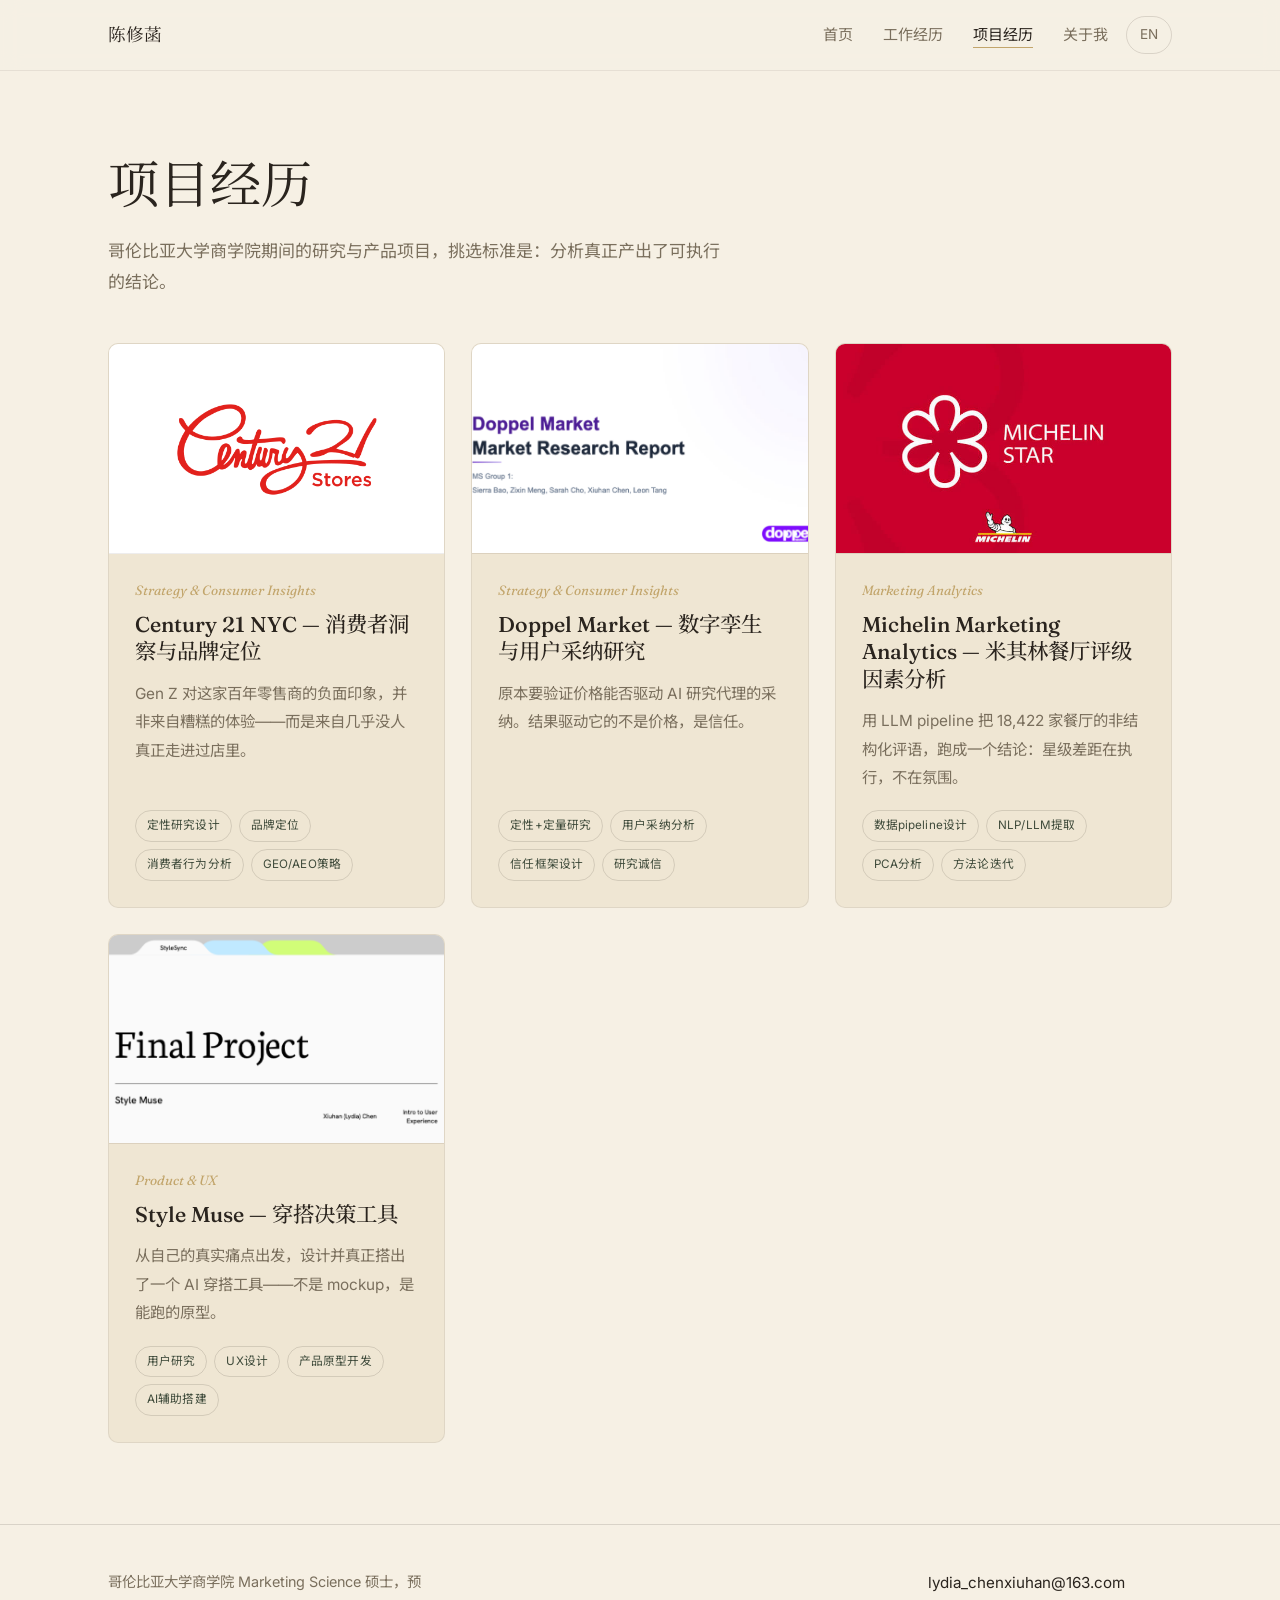
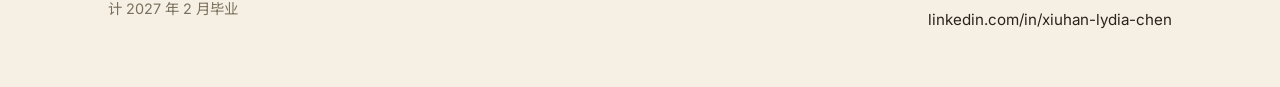
<file: projects.html>
<!DOCTYPE html>
<html lang="zh-Hans">
<head>
<meta charset="UTF-8">
<meta name="viewport" content="width=device-width, initial-scale=1.0">
<title>项目经历 — 陈修菡</title>
<meta name="description" content="品牌定位、用户采纳研究、LLM 数据分析与产品设计项目。">
<link rel="icon" href="data:image/svg+xml,<svg xmlns=%22http://www.w3.org/2000/svg%22 viewBox=%220 0 100 100%22><text y=%22.9em%22 font-size=%2290%22>%F0%9F%93%8A</text></svg>">
<link rel="preconnect" href="https://fonts.googleapis.com">
<link rel="preconnect" href="https://fonts.gstatic.com" crossorigin>
<link href="https://fonts.googleapis.com/css2?family=Fraunces:ital,opsz,wght@0,9..144,300;0,9..144,400;0,9..144,500;1,9..144,400&family=Inter:wght@400;500&family=Noto+Serif+SC:wght@400;500;600&family=Noto+Sans+SC:wght@400;500&display=swap" rel="stylesheet">
<link rel="stylesheet" href="style.css">
</head>
<body>

<header class="nav">
  <div class="wrap nav-inner">
    <a class="nav-logo" href="index.html">陈修菡</a>
    <div class="nav-right">
      <nav>
        <ul class="nav-menu">
          <li><a href="index.html">首页</a></li>
          <li><a href="work.html">工作经历</a></li>
          <li><a href="projects.html" class="is-active">项目经历</a></li>
          <li><a href="about.html">关于我</a></li>
        </ul>
      </nav>
      <a class="nav-lang" href="https://lydiachen419-cmd.github.io/lydia-chen-portfolio/">EN</a>
    </div>
  </div>
</header>

<main>
  <section class="page-head">
    <div class="wrap">
      <h1>项目经历</h1>
      <p>哥伦比亚大学商学院期间的研究与产品项目，挑选标准是：分析真正产出了可执行的结论。</p>
    </div>
  </section>

  <div class="wrap">
    <div class="card-grid">
        <a class="card" href="projects-century21.html">
          <div class="card-thumb thumb-logo"><img src="assets/century21/cover.png" alt="Century 21 标志" loading="lazy"></div>
          <div class="card-body">
          <p class="card-category">Strategy &amp; Consumer Insights</p>
            <h3 class="card-title">Century 21 NYC — 消费者洞察与品牌定位</h3>
            <p class="card-teaser">Gen Z 对这家百年零售商的负面印象，并非来自糟糕的体验——而是来自几乎没人真正走进过店里。</p>
            <ul class="tags">
            <li>定性研究设计</li>
            <li>品牌定位</li>
            <li>消费者行为分析</li>
            <li>GEO/AEO策略</li>
            </ul>
          </div>
        </a>
        <a class="card" href="projects-doppelmarket.html">
          <div class="card-thumb"><img src="assets/doppel/cover.png" alt="Doppel Market 研究报告封面" loading="lazy"></div>
          <div class="card-body">
          <p class="card-category">Strategy &amp; Consumer Insights</p>
            <h3 class="card-title">Doppel Market — 数字孪生与用户采纳研究</h3>
            <p class="card-teaser">原本要验证价格能否驱动 AI 研究代理的采纳。结果驱动它的不是价格，是信任。</p>
            <ul class="tags">
            <li>定性+定量研究</li>
            <li>用户采纳分析</li>
            <li>信任框架设计</li>
            <li>研究诚信</li>
            </ul>
          </div>
        </a>
        <a class="card" href="projects-michelin.html">
          <div class="card-thumb"><img src="assets/michelin/cover.png" alt="米其林星级" loading="lazy"></div>
          <div class="card-body">
          <p class="card-category">Marketing Analytics</p>
            <h3 class="card-title">Michelin Marketing Analytics — 米其林餐厅评级因素分析</h3>
            <p class="card-teaser">用 LLM pipeline 把 18,422 家餐厅的非结构化评语，跑成一个结论：星级差距在执行，不在氛围。</p>
            <ul class="tags">
            <li>数据pipeline设计</li>
            <li>NLP/LLM提取</li>
            <li>PCA分析</li>
            <li>方法论迭代</li>
            </ul>
          </div>
        </a>
        <a class="card" href="projects-stylemuse.html">
          <div class="card-thumb"><img src="assets/stylemuse/cover.png" alt="Style Muse 项目封面" loading="lazy"></div>
          <div class="card-body">
          <p class="card-category">Product &amp; UX</p>
            <h3 class="card-title">Style Muse — 穿搭决策工具</h3>
            <p class="card-teaser">从自己的真实痛点出发，设计并真正搭出了一个 AI 穿搭工具——不是 mockup，是能跑的原型。</p>
            <ul class="tags">
            <li>用户研究</li>
            <li>UX设计</li>
            <li>产品原型开发</li>
            <li>AI辅助搭建</li>
            </ul>
          </div>
        </a>
    </div>
  </div>
</main>

<footer class="footer">
  <div class="wrap footer-inner">
    <p class="footer-note">哥伦比亚大学商学院 Marketing Science 硕士，预计 2027 年 2 月毕业</p>
    <div class="footer-links">
      <a href="mailto:lydia_chenxiuhan@163.com">lydia_chenxiuhan@163.com</a>
      <a href="https://linkedin.com/in/xiuhan-lydia-chen" target="_blank" rel="noopener">linkedin.com/in/xiuhan-lydia-chen</a>
    </div>
  </div>
</footer>

<script src="script.js"></script>
</body>
</html>
</file>
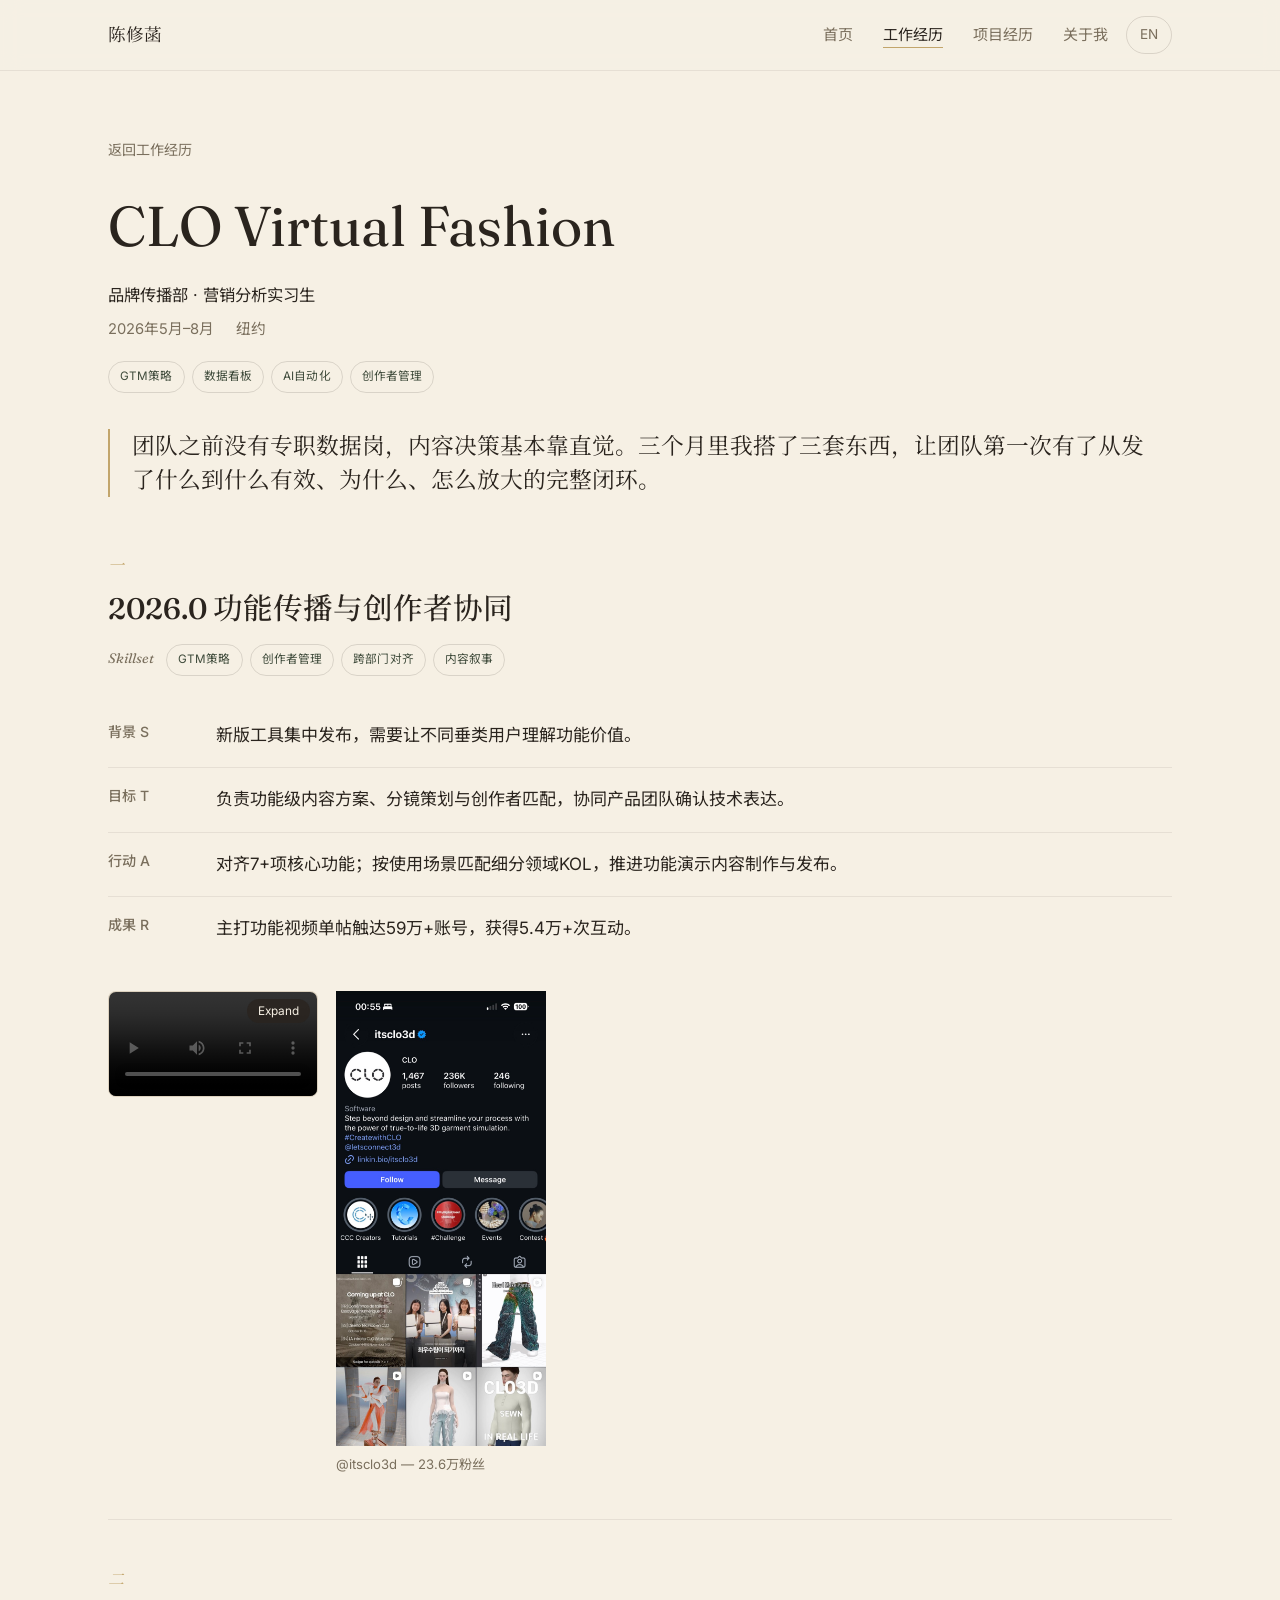
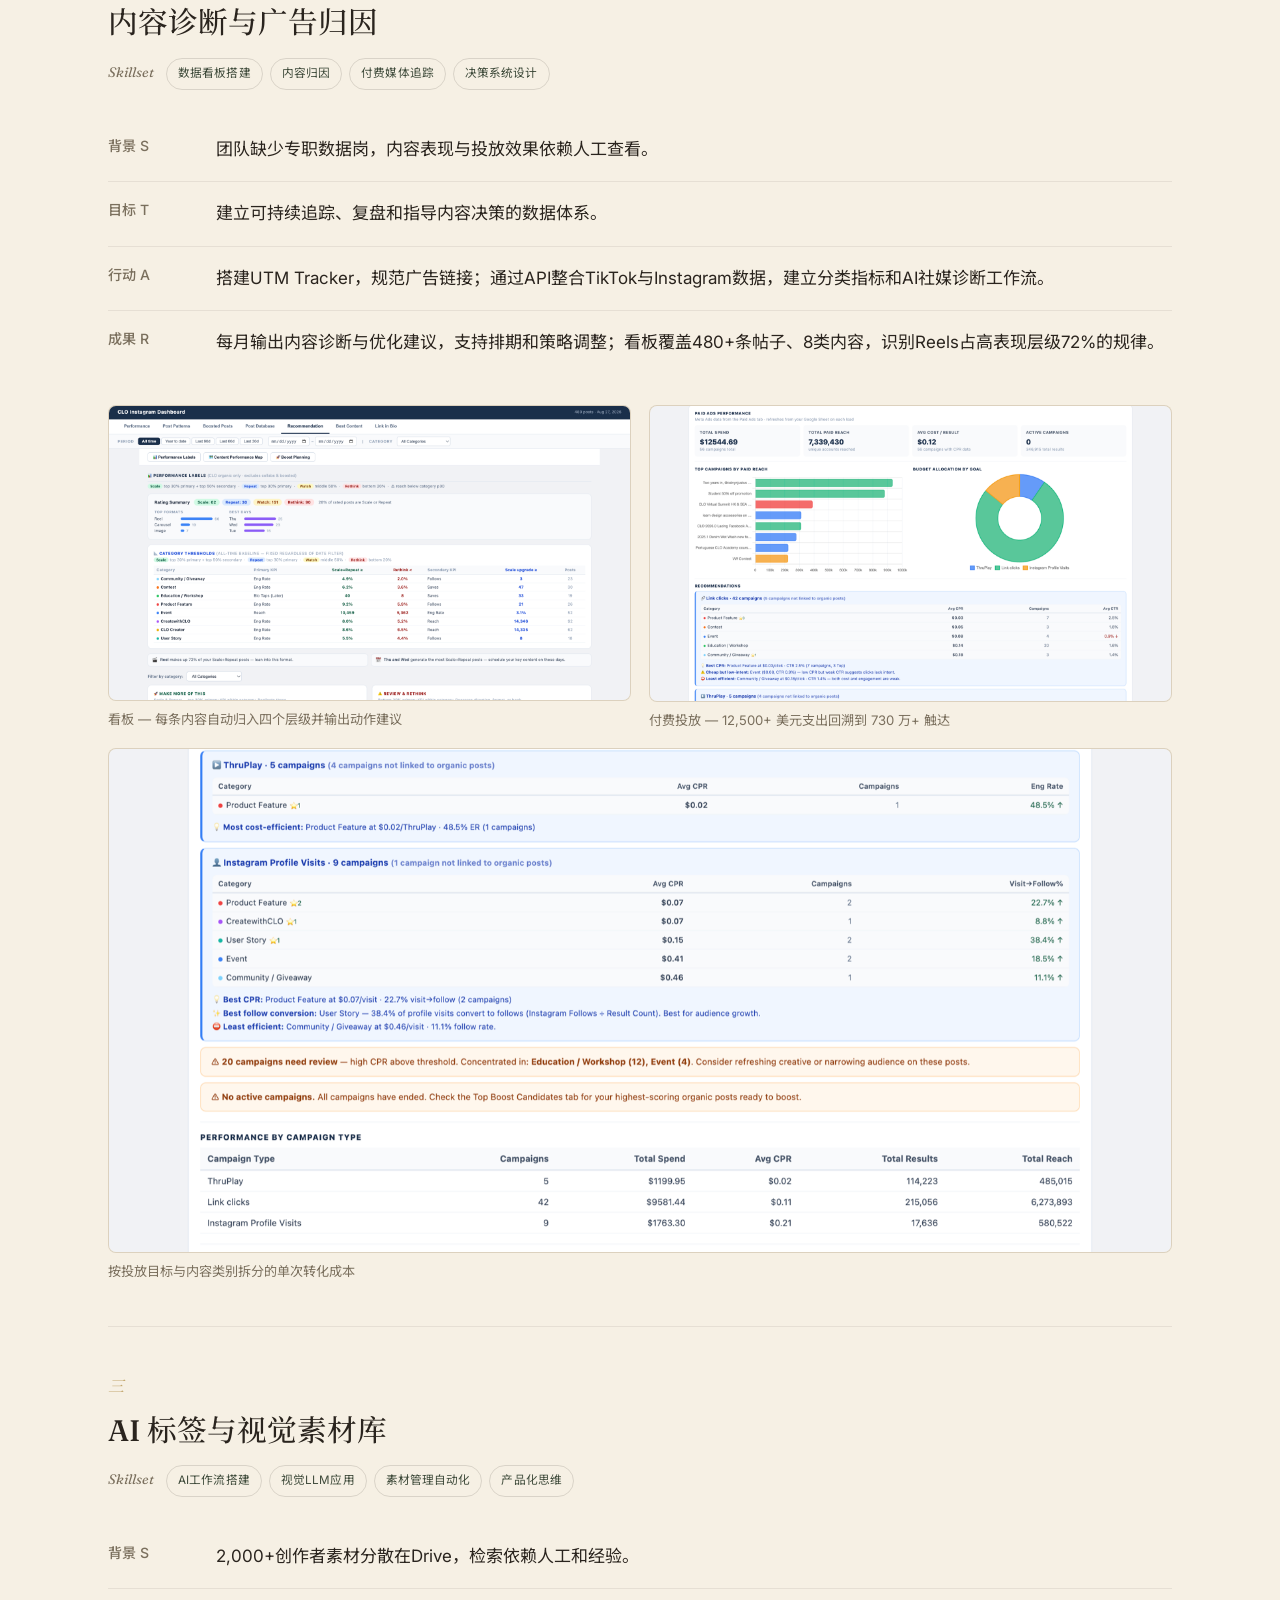
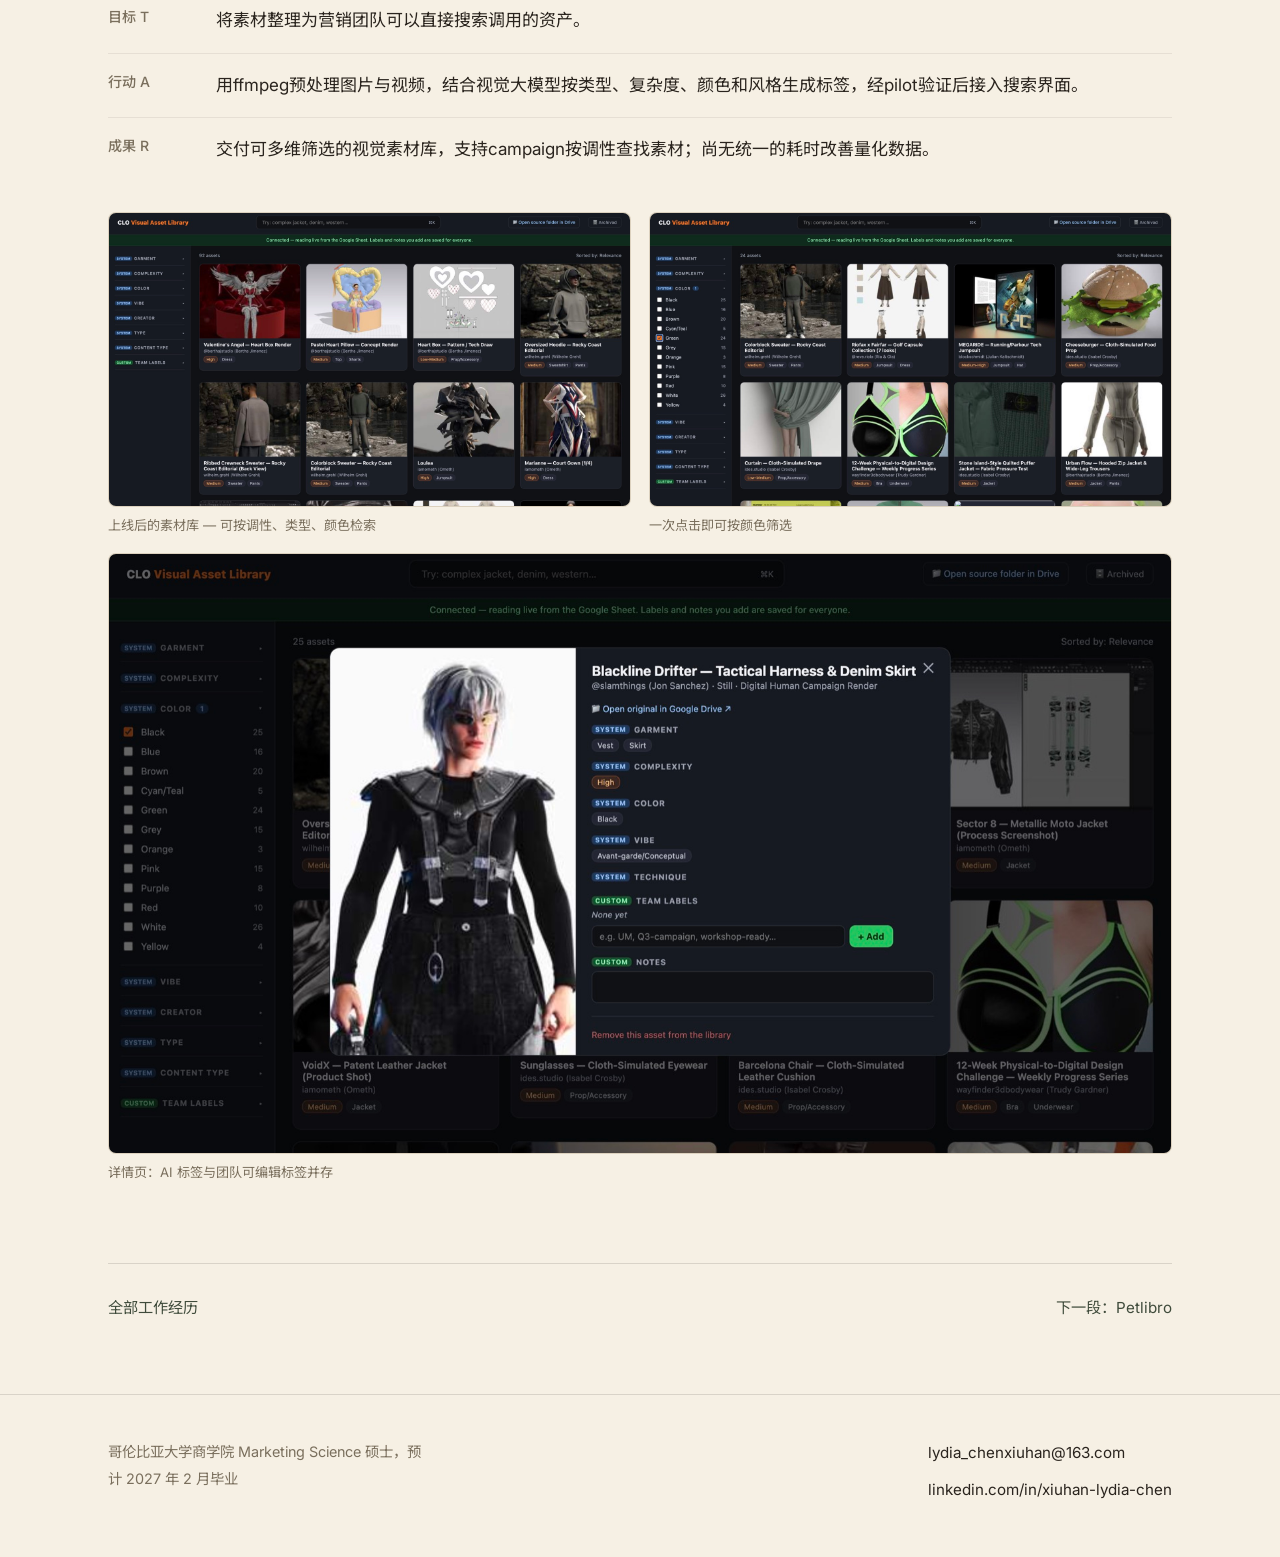
<file: work-clo.html>
<!DOCTYPE html>
<html lang="zh-Hans">
<head>
<meta charset="UTF-8">
<meta name="viewport" content="width=device-width, initial-scale=1.0">
<title>CLO Virtual Fashion — 陈修菡</title>
<meta name="description" content="CLO Virtual Fashion 营销分析实习：2026.0 发布 GTM、内容数据看板与 AI 素材库。">
<link rel="icon" href="data:image/svg+xml,<svg xmlns=%22http://www.w3.org/2000/svg%22 viewBox=%220 0 100 100%22><text y=%22.9em%22 font-size=%2290%22>%F0%9F%93%8A</text></svg>">
<link rel="preconnect" href="https://fonts.googleapis.com">
<link rel="preconnect" href="https://fonts.gstatic.com" crossorigin>
<link href="https://fonts.googleapis.com/css2?family=Fraunces:ital,opsz,wght@0,9..144,300;0,9..144,400;0,9..144,500;1,9..144,400&family=Inter:wght@400;500&family=Noto+Serif+SC:wght@400;500;600&family=Noto+Sans+SC:wght@400;500&display=swap" rel="stylesheet">
<link rel="stylesheet" href="style.css">
</head>
<body>

<header class="nav">
  <div class="wrap nav-inner">
    <a class="nav-logo" href="index.html">陈修菡</a>
    <div class="nav-right">
      <nav>
        <ul class="nav-menu">
          <li><a href="index.html">首页</a></li>
          <li><a href="work.html" class="is-active">工作经历</a></li>
          <li><a href="projects.html">项目经历</a></li>
          <li><a href="about.html">关于我</a></li>
        </ul>
      </nav>
      <a class="nav-lang" href="https://lydiachen419-cmd.github.io/lydia-chen-portfolio/">EN</a>
    </div>
  </div>
</header>

<main>
  <section class="detail-head">
    <div class="wrap">
      <a class="back-link" href="work.html">返回工作经历</a>
      <h1>CLO Virtual Fashion</h1>
      <p class="detail-role">品牌传播部 · 营销分析实习生</p>
      <p class="detail-meta"><span>2026年5月–8月</span><span>纽约</span></p>
      <ul class="tags">
        <li>GTM策略</li>
        <li>数据看板</li>
        <li>AI自动化</li>
        <li>创作者管理</li>
      </ul>
    </div>
  </section>

  <div class="wrap">
    <p class="detail-intro">团队之前没有专职数据岗，内容决策基本靠直觉。三个月里我搭了三套东西，让团队第一次有了从发了什么到什么有效、为什么、怎么放大的完整闭环。</p>
  </div>

  <article class="wrap detail-body">

    <section class="chapter">
      <p class="chapter-index">一</p>
      <h2>2026.0 功能传播与创作者协同</h2>
      <div class="skillset">
        <span class="skillset-label">Skillset</span>
        <ul class="tags"><li>GTM策略</li><li>创作者管理</li><li>跨部门对齐</li><li>内容叙事</li></ul>
      </div>

      <div class="prose star-story">
<div class="star-row"><h3>背景 S</h3><p>新版工具集中发布，需要让不同垂类用户理解功能价值。</p></div>
<div class="star-row"><h3>目标 T</h3><p>负责功能级内容方案、分镜策划与创作者匹配，协同产品团队确认技术表达。</p></div>
<div class="star-row"><h3>行动 A</h3><p>对齐7+项核心功能；按使用场景匹配细分领域KOL，推进功能演示内容制作与发布。</p></div>
<div class="star-row"><h3>成果 R</h3><p>主打功能视频单帖触达59万+账号，获得5.4万+次互动。</p></div>
</div>

      <div class="media-row">
        <figure class="media-video" data-asset="assets/clo/lacing-post.mp4">
          <video src="assets/clo/lacing-post.mp4" controls loop playsinline preload="metadata" aria-label="2026.0 Lacing 功能演示内容"></video>
        </figure>
        <figure class="shot-portrait"><img src="assets/clo/instagram-profile.jpg" alt="CLO Instagram 账号 @itsclo3d" loading="lazy"><figcaption>@itsclo3d — 23.6万粉丝</figcaption></figure>
      </div>
    </section>

    <section class="chapter">
      <p class="chapter-index">二</p>
      <h2>内容诊断与广告归因</h2>
      <div class="skillset">
        <span class="skillset-label">Skillset</span>
        <ul class="tags"><li>数据看板搭建</li><li>内容归因</li><li>付费媒体追踪</li><li>决策系统设计</li></ul>
      </div>

      <div class="prose star-story">
<div class="star-row"><h3>背景 S</h3><p>团队缺少专职数据岗，内容表现与投放效果依赖人工查看。</p></div>
<div class="star-row"><h3>目标 T</h3><p>建立可持续追踪、复盘和指导内容决策的数据体系。</p></div>
<div class="star-row"><h3>行动 A</h3><p>搭建UTM Tracker，规范广告链接；通过API整合TikTok与Instagram数据，建立分类指标和AI社媒诊断工作流。</p></div>
<div class="star-row"><h3>成果 R</h3><p>每月输出内容诊断与优化建议，支持排期和策略调整；看板覆盖480+条帖子、8类内容，识别Reels占高表现层级72%的规律。</p></div>
</div>

      <div class="media-row">
        <figure class="shot"><img src="assets/clo/dashboard-performance.png" alt="CLO Instagram 数据看板 Recommendation 页" loading="lazy"><figcaption>看板 — 每条内容自动归入四个层级并输出动作建议</figcaption></figure>
        <figure class="shot"><img src="assets/clo/paid-ads-performance.png" alt="付费投放表现总览" loading="lazy"><figcaption>付费投放 — 12,500+ 美元支出回溯到 730 万+ 触达</figcaption></figure>
        <figure class="shot"><img src="assets/clo/paid-ads-detail.png" alt="按投放目标与内容类别拆分的单次结果成本" loading="lazy"><figcaption>按投放目标与内容类别拆分的单次转化成本</figcaption></figure>
      </div>
    </section>

    <section class="chapter">
      <p class="chapter-index">三</p>
      <h2>AI 标签与视觉素材库</h2>
      <div class="skillset">
        <span class="skillset-label">Skillset</span>
        <ul class="tags"><li>AI工作流搭建</li><li>视觉LLM应用</li><li>素材管理自动化</li><li>产品化思维</li></ul>
      </div>

      <div class="prose star-story">
<div class="star-row"><h3>背景 S</h3><p>2,000+创作者素材分散在Drive，检索依赖人工和经验。</p></div>
<div class="star-row"><h3>目标 T</h3><p>将素材整理为营销团队可以直接搜索调用的资产。</p></div>
<div class="star-row"><h3>行动 A</h3><p>用ffmpeg预处理图片与视频，结合视觉大模型按类型、复杂度、颜色和风格生成标签，经pilot验证后接入搜索界面。</p></div>
<div class="star-row"><h3>成果 R</h3><p>交付可多维筛选的视觉素材库，支持campaign按调性查找素材；尚无统一的耗时改善量化数据。</p></div>
</div>

      <div class="media-row">
        <figure class="shot"><img src="assets/clo/asset-library.jpg" alt="可搜索的视觉素材库" loading="lazy"><figcaption>上线后的素材库 — 可按调性、类型、颜色检索</figcaption></figure>
        <figure class="shot"><img src="assets/clo/asset-library-filtered.jpg" alt="按颜色筛选后的素材库" loading="lazy"><figcaption>一次点击即可按颜色筛选</figcaption></figure>
        <figure class="shot"><img src="assets/clo/asset-detail-modal.jpg" alt="素材详情页，展示 AI 标签与团队自定义标签" loading="lazy"><figcaption>详情页：AI 标签与团队可编辑标签并存</figcaption></figure>
      </div>
    </section>

  </article>

  <div class="wrap">
    <nav class="next-nav">
      <a href="work.html">全部工作经历</a>
      <a href="work-petlibro.html">下一段：Petlibro</a>
    </nav>
  </div>
</main>

<footer class="footer">
  <div class="wrap footer-inner">
    <p class="footer-note">哥伦比亚大学商学院 Marketing Science 硕士，预计 2027 年 2 月毕业</p>
    <div class="footer-links">
      <a href="mailto:lydia_chenxiuhan@163.com">lydia_chenxiuhan@163.com</a>
      <a href="https://linkedin.com/in/xiuhan-lydia-chen" target="_blank" rel="noopener">linkedin.com/in/xiuhan-lydia-chen</a>
    </div>
  </div>
</footer>

<script src="script.js"></script>
</body>
</html>
</file>
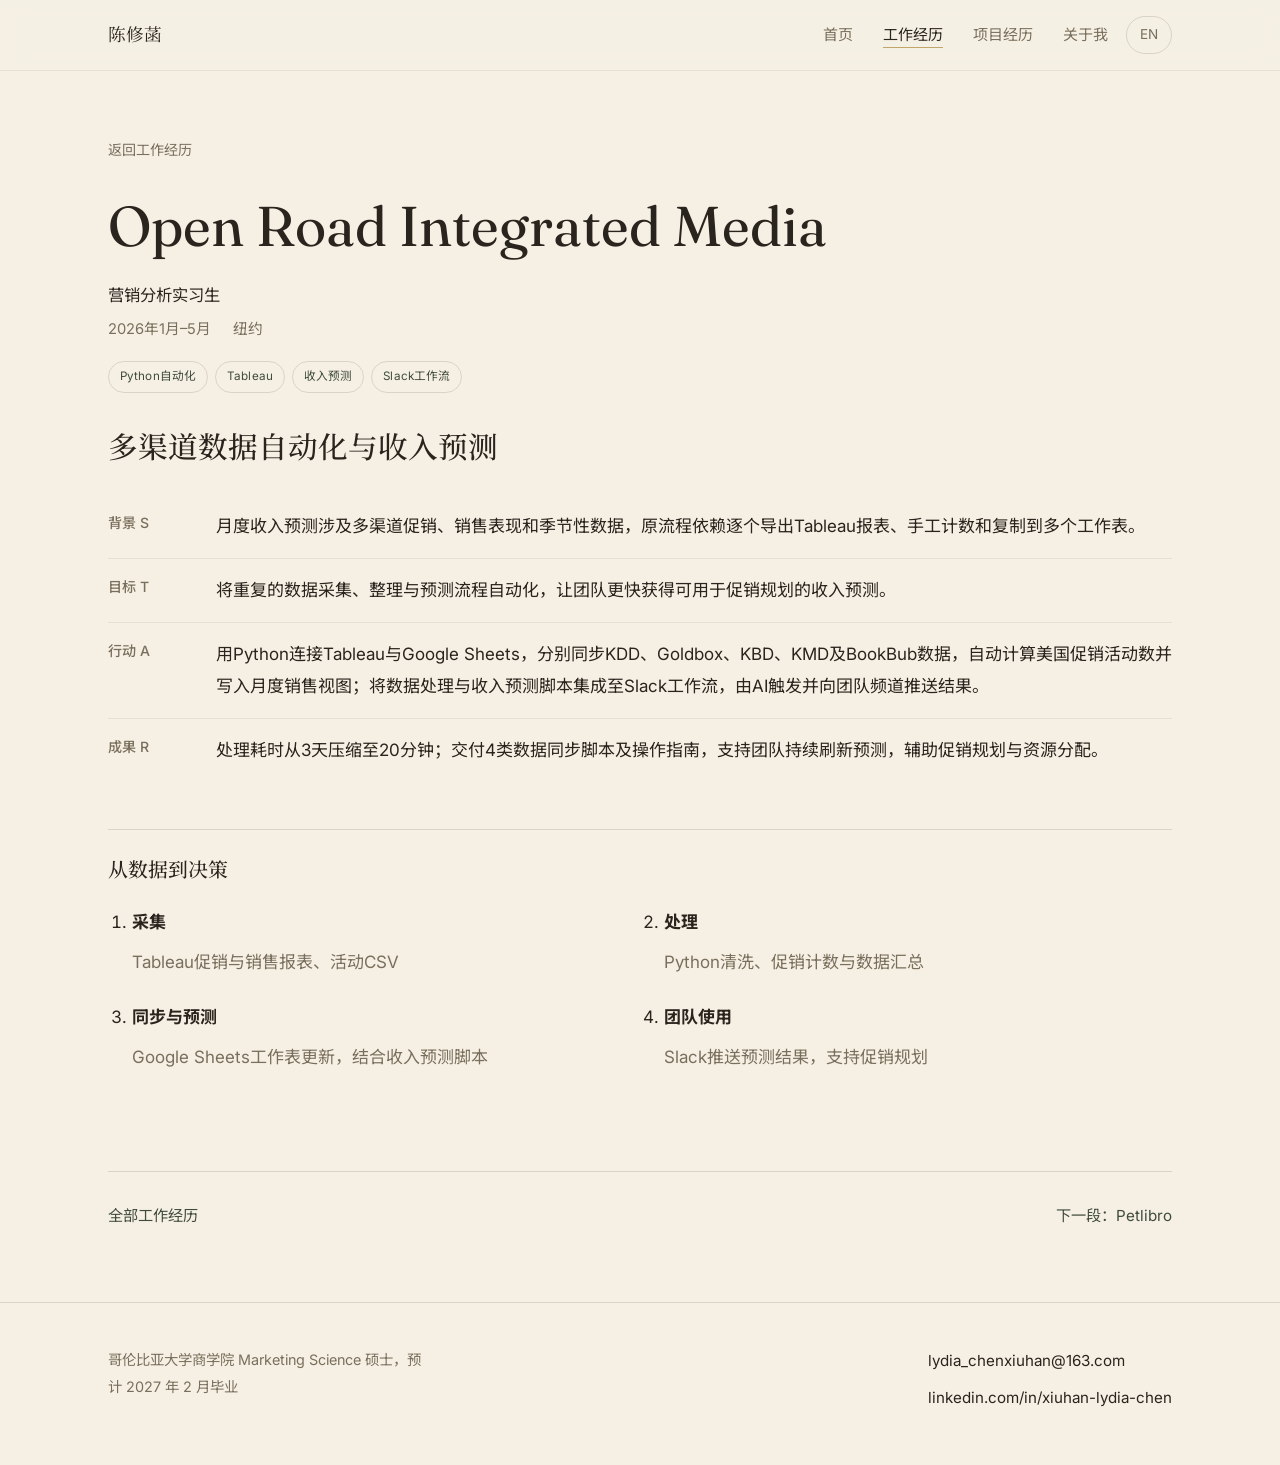
<file: work-orim.html>
<!DOCTYPE html>
<html lang="zh-Hans">
<head>
<meta charset="UTF-8">
<meta name="viewport" content="width=device-width, initial-scale=1.0">
<title>ORIM 数据自动化与收入预测 | 陈修菡</title>
<meta name="description" content="陈修菡在ORIM的数据自动化与收入预测项目：处理耗时从3天压缩至20分钟。">
<link rel="icon" href="data:image/svg+xml,<svg xmlns=%22http://www.w3.org/2000/svg%22 viewBox=%220 0 100 100%22><text y=%22.9em%22 font-size=%2290%22>%F0%9F%93%8A</text></svg>">
<link rel="preconnect" href="https://fonts.googleapis.com">
<link rel="preconnect" href="https://fonts.gstatic.com" crossorigin>
<link href="https://fonts.googleapis.com/css2?family=Fraunces:ital,opsz,wght@0,9..144,300;0,9..144,400;0,9..144,500;1,9..144,400&family=Inter:wght@400;500&family=Noto+Serif+SC:wght@400;500;600&family=Noto+Sans+SC:wght@400;500&display=swap" rel="stylesheet">
<link rel="stylesheet" href="style.css">
</head>
<body>

<header class="nav">
  <div class="wrap nav-inner">
    <a class="nav-logo" href="index.html">陈修菡</a>
    <div class="nav-right">
      <nav>
        <ul class="nav-menu">
          <li><a href="index.html">首页</a></li>
          <li><a href="work.html" class="is-active">工作经历</a></li>
          <li><a href="projects.html">项目经历</a></li>
          <li><a href="about.html">关于我</a></li>
        </ul>
      </nav>
      <a class="nav-lang" href="https://lydiachen419-cmd.github.io/lydia-chen-portfolio/">EN</a>
    </div>
  </div>
</header>

<main>
<section class="detail-head"><div class="wrap"><a class="back-link" href="work.html">返回工作经历</a><h1>Open Road Integrated Media</h1><p class="detail-role">营销分析实习生</p><p class="detail-meta"><span>2026年1月–5月</span><span>纽约</span></p><ul class="tags"><li>Python自动化</li><li>Tableau</li><li>收入预测</li><li>Slack工作流</li></ul></div></section>
<article class="wrap detail-body"><section class="chapter"><h2>多渠道数据自动化与收入预测</h2><div class="prose star-story"><div class="star-row"><h3>背景 S</h3><p>月度收入预测涉及多渠道促销、销售表现和季节性数据，原流程依赖逐个导出Tableau报表、手工计数和复制到多个工作表。</p></div><div class="star-row"><h3>目标 T</h3><p>将重复的数据采集、整理与预测流程自动化，让团队更快获得可用于促销规划的收入预测。</p></div><div class="star-row"><h3>行动 A</h3><p>用Python连接Tableau与Google Sheets，分别同步KDD、Goldbox、KBD、KMD及BookBub数据，自动计算美国促销活动数并写入月度销售视图；将数据处理与收入预测脚本集成至Slack工作流，由AI触发并向团队频道推送结果。</p></div><div class="star-row"><h3>成果 R</h3><p>处理耗时从3天压缩至20分钟；交付4类数据同步脚本及操作指南，支持团队持续刷新预测，辅助促销规划与资源分配。</p></div></div>
<section class="highlights"><h3>从数据到决策</h3><ol class="automation-flow"><li><strong>采集</strong><p>Tableau促销与销售报表、活动CSV</p></li><li><strong>处理</strong><p>Python清洗、促销计数与数据汇总</p></li><li><strong>同步与预测</strong><p>Google Sheets工作表更新，结合收入预测脚本</p></li><li><strong>团队使用</strong><p>Slack推送预测结果，支持促销规划</p></li></ol></section>

</section></article><div class="wrap"><nav class="next-nav"><a href="work.html">全部工作经历</a><a href="work-petlibro.html">下一段：Petlibro</a></nav></div>
</main>

<footer class="footer">
  <div class="wrap footer-inner">
    <p class="footer-note">哥伦比亚大学商学院 Marketing Science 硕士，预计 2027 年 2 月毕业</p>
    <div class="footer-links">
      <a href="mailto:lydia_chenxiuhan@163.com">lydia_chenxiuhan@163.com</a>
      <a href="https://linkedin.com/in/xiuhan-lydia-chen" target="_blank" rel="noopener">linkedin.com/in/xiuhan-lydia-chen</a>
    </div>
  </div>
</footer>

<script src="script.js"></script>
</body>
</html>
</file>
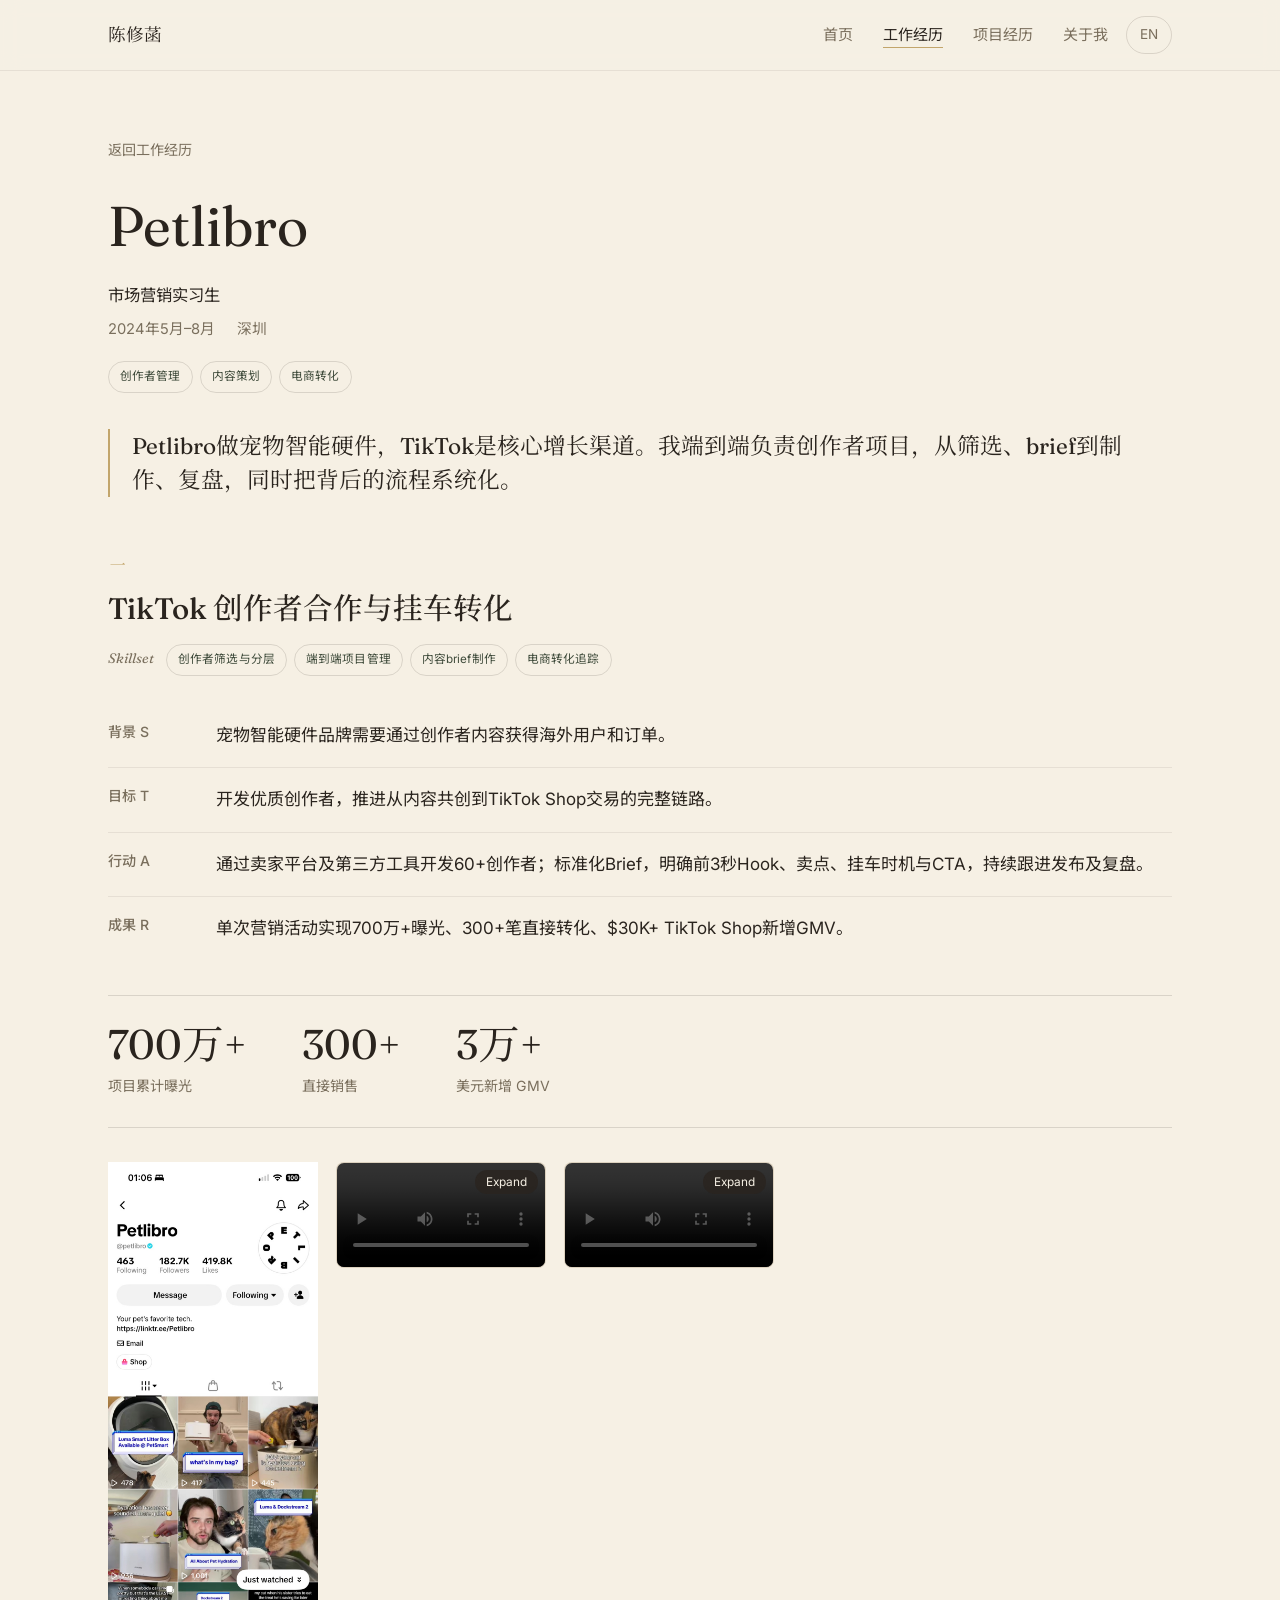
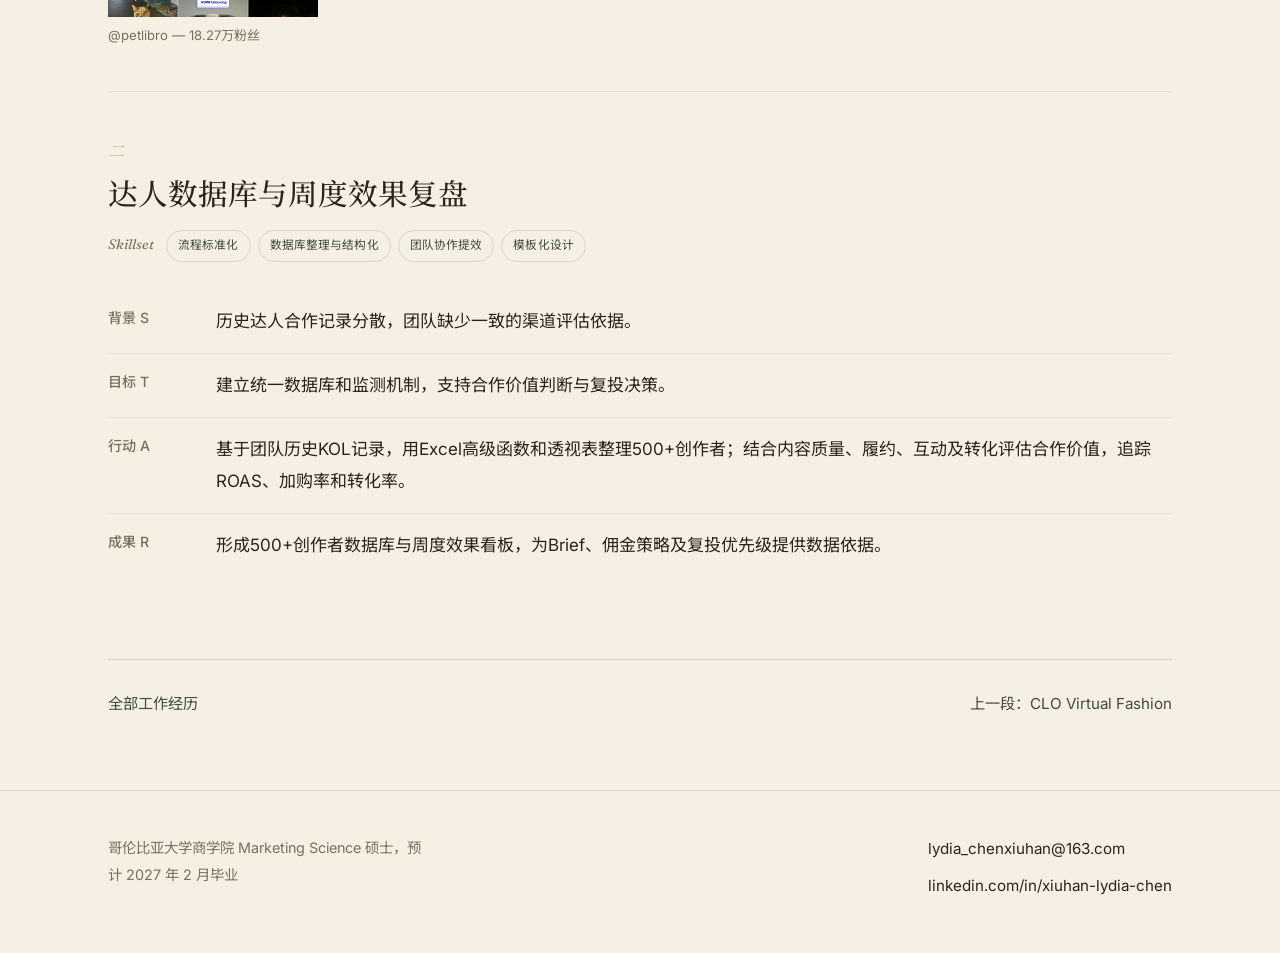
<file: work-petlibro.html>
<!DOCTYPE html>
<html lang="zh-Hans">
<head>
<meta charset="UTF-8">
<meta name="viewport" content="width=device-width, initial-scale=1.0">
<title>Petlibro — 陈修菡</title>
<meta name="description" content="Petlibro 市场营销实习：60+ 创作者挂车转化合作与达人数据库标准化。">
<link rel="icon" href="data:image/svg+xml,<svg xmlns=%22http://www.w3.org/2000/svg%22 viewBox=%220 0 100 100%22><text y=%22.9em%22 font-size=%2290%22>%F0%9F%93%8A</text></svg>">
<link rel="preconnect" href="https://fonts.googleapis.com">
<link rel="preconnect" href="https://fonts.gstatic.com" crossorigin>
<link href="https://fonts.googleapis.com/css2?family=Fraunces:ital,opsz,wght@0,9..144,300;0,9..144,400;0,9..144,500;1,9..144,400&family=Inter:wght@400;500&family=Noto+Serif+SC:wght@400;500;600&family=Noto+Sans+SC:wght@400;500&display=swap" rel="stylesheet">
<link rel="stylesheet" href="style.css">
</head>
<body>

<header class="nav">
  <div class="wrap nav-inner">
    <a class="nav-logo" href="index.html">陈修菡</a>
    <div class="nav-right">
      <nav>
        <ul class="nav-menu">
          <li><a href="index.html">首页</a></li>
          <li><a href="work.html" class="is-active">工作经历</a></li>
          <li><a href="projects.html">项目经历</a></li>
          <li><a href="about.html">关于我</a></li>
        </ul>
      </nav>
      <a class="nav-lang" href="https://lydiachen419-cmd.github.io/lydia-chen-portfolio/">EN</a>
    </div>
  </div>
</header>

<main>
  <section class="detail-head">
    <div class="wrap">
      <a class="back-link" href="work.html">返回工作经历</a>
      <h1>Petlibro</h1>
      <p class="detail-role">市场营销实习生</p>
      <p class="detail-meta"><span>2024年5月–8月</span><span>深圳</span></p>
      <ul class="tags">
        <li>创作者管理</li>
        <li>内容策划</li>
        <li>电商转化</li>
      </ul>
    </div>
  </section>

  <div class="wrap">
    <p class="detail-intro">Petlibro做宠物智能硬件，TikTok是核心增长渠道。我端到端负责创作者项目，从筛选、brief到制作、复盘，同时把背后的流程系统化。</p>
  </div>

  <article class="wrap detail-body">

    <section class="chapter">
      <p class="chapter-index">一</p>
      <h2>TikTok 创作者合作与挂车转化</h2>
      <div class="skillset">
        <span class="skillset-label">Skillset</span>
        <ul class="tags"><li>创作者筛选与分层</li><li>端到端项目管理</li><li>内容brief制作</li><li>电商转化追踪</li></ul>
      </div>

      <div class="prose star-story">
<div class="star-row"><h3>背景 S</h3><p>宠物智能硬件品牌需要通过创作者内容获得海外用户和订单。</p></div>
<div class="star-row"><h3>目标 T</h3><p>开发优质创作者，推进从内容共创到TikTok Shop交易的完整链路。</p></div>
<div class="star-row"><h3>行动 A</h3><p>通过卖家平台及第三方工具开发60+创作者；标准化Brief，明确前3秒Hook、卖点、挂车时机与CTA，持续跟进发布及复盘。</p></div>
<div class="star-row"><h3>成果 R</h3><p>单次营销活动实现700万+曝光、300+笔直接转化、$30K+ TikTok Shop新增GMV。</p></div>
</div>

      <div class="stat-band">
        <div>
          <span class="stat-num">700万+</span>
          <p class="stat-label">项目累计曝光</p>
        </div>
        <div>
          <span class="stat-num">300+</span>
          <p class="stat-label">直接销售</p>
        </div>
        <div>
          <span class="stat-num">3万+</span>
          <p class="stat-label">美元新增 GMV</p>
        </div>
      </div>

      <div class="media-row">
        <figure class="shot-portrait"><img src="assets/petlibro/tiktok-profile.jpg" alt="Petlibro TikTok 账号主页" loading="lazy"><figcaption>@petlibro — 18.27万粉丝</figcaption></figure>
        <figure class="media-video" data-asset="assets/petlibro/creator-video-1.mp4">
          <video src="assets/petlibro/creator-video-1.mp4" controls loop playsinline preload="metadata" aria-label="创作者内容：产品教育视频"></video>
        </figure>
        <figure class="media-video" data-asset="assets/petlibro/creator-video-2.mp4">
          <video src="assets/petlibro/creator-video-2.mp4" controls loop playsinline preload="metadata" aria-label="创作者内容：付费合作生活方式植入"></video>
        </figure>
      </div>
    </section>

    <section class="chapter">
      <p class="chapter-index">二</p>
      <h2>达人数据库与周度效果复盘</h2>
      <div class="skillset">
        <span class="skillset-label">Skillset</span>
        <ul class="tags"><li>流程标准化</li><li>数据库整理与结构化</li><li>团队协作提效</li><li>模板化设计</li></ul>
      </div>

      <div class="prose star-story">
<div class="star-row"><h3>背景 S</h3><p>历史达人合作记录分散，团队缺少一致的渠道评估依据。</p></div>
<div class="star-row"><h3>目标 T</h3><p>建立统一数据库和监测机制，支持合作价值判断与复投决策。</p></div>
<div class="star-row"><h3>行动 A</h3><p>基于团队历史KOL记录，用Excel高级函数和透视表整理500+创作者；结合内容质量、履约、互动及转化评估合作价值，追踪ROAS、加购率和转化率。</p></div>
<div class="star-row"><h3>成果 R</h3><p>形成500+创作者数据库与周度效果看板，为Brief、佣金策略及复投优先级提供数据依据。</p></div>
</div>
    </section>

  </article>

  <div class="wrap">
    <nav class="next-nav">
      <a href="work.html">全部工作经历</a>
      <a href="work-clo.html">上一段：CLO Virtual Fashion</a>
    </nav>
  </div>
</main>

<footer class="footer">
  <div class="wrap footer-inner">
    <p class="footer-note">哥伦比亚大学商学院 Marketing Science 硕士，预计 2027 年 2 月毕业</p>
    <div class="footer-links">
      <a href="mailto:lydia_chenxiuhan@163.com">lydia_chenxiuhan@163.com</a>
      <a href="https://linkedin.com/in/xiuhan-lydia-chen" target="_blank" rel="noopener">linkedin.com/in/xiuhan-lydia-chen</a>
    </div>
  </div>
</footer>

<script src="script.js"></script>
</body>
</html>
</file>
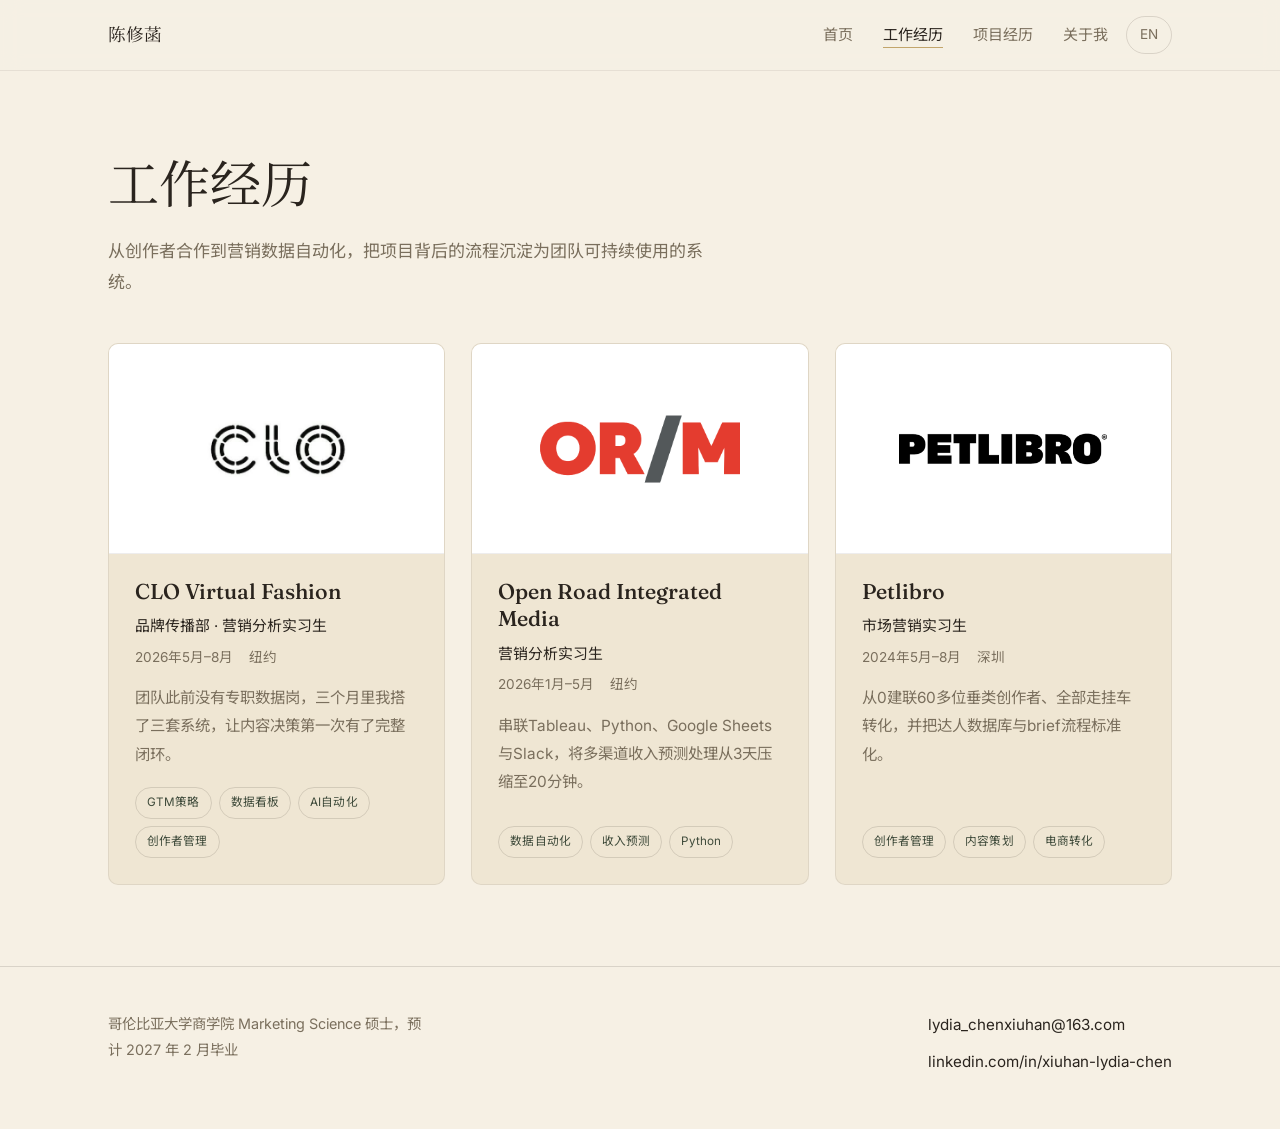
<file: work.html>
<!DOCTYPE html>
<html lang="zh-Hans">
<head>
<meta charset="UTF-8">
<meta name="viewport" content="width=device-width, initial-scale=1.0">
<title>工作经历 — 陈修菡</title>
<meta name="description" content="CLO Virtual Fashion 与 Petlibro 的实习经历。">
<link rel="icon" href="data:image/svg+xml,<svg xmlns=%22http://www.w3.org/2000/svg%22 viewBox=%220 0 100 100%22><text y=%22.9em%22 font-size=%2290%22>%F0%9F%93%8A</text></svg>">
<link rel="preconnect" href="https://fonts.googleapis.com">
<link rel="preconnect" href="https://fonts.gstatic.com" crossorigin>
<link href="https://fonts.googleapis.com/css2?family=Fraunces:ital,opsz,wght@0,9..144,300;0,9..144,400;0,9..144,500;1,9..144,400&family=Inter:wght@400;500&family=Noto+Serif+SC:wght@400;500;600&family=Noto+Sans+SC:wght@400;500&display=swap" rel="stylesheet">
<link rel="stylesheet" href="style.css">
</head>
<body>

<header class="nav">
  <div class="wrap nav-inner">
    <a class="nav-logo" href="index.html">陈修菡</a>
    <div class="nav-right">
      <nav>
        <ul class="nav-menu">
          <li><a href="index.html">首页</a></li>
          <li><a href="work.html" class="is-active">工作经历</a></li>
          <li><a href="projects.html">项目经历</a></li>
          <li><a href="about.html">关于我</a></li>
        </ul>
      </nav>
      <a class="nav-lang" href="https://lydiachen419-cmd.github.io/lydia-chen-portfolio/">EN</a>
    </div>
  </div>
</header>

<main>
  <section class="page-head">
    <div class="wrap">
      <h1>工作经历</h1>
      <p>从创作者合作到营销数据自动化，把项目背后的流程沉淀为团队可持续使用的系统。</p>
    </div>
  </section>

  <div class="wrap">
    <div class="card-grid">
        <a class="card" href="work-clo.html">
          <div class="card-thumb thumb-logo"><img src="assets/clo/cover.png" alt="CLO Virtual Fashion 标志" loading="lazy"></div>
          <div class="card-body">
            <h3 class="card-title">CLO Virtual Fashion</h3>
          <p class="card-role">品牌传播部 · 营销分析实习生</p>
          <p class="card-meta"><span>2026年5月–8月</span><span>纽约</span></p>
            <p class="card-teaser">团队此前没有专职数据岗，三个月里我搭了三套系统，让内容决策第一次有了完整闭环。</p>
            <ul class="tags">
            <li>GTM策略</li>
            <li>数据看板</li>
            <li>AI自动化</li>
            <li>创作者管理</li>
            </ul>
          </div>
        </a>
        <a class="card" href="work-orim.html"><div class="card-thumb thumb-logo"><img src="assets/orim/cover.png" alt="Open Road Integrated Media 标志" loading="lazy"></div><div class="card-body"><h3 class="card-title">Open Road Integrated Media</h3><p class="card-role">营销分析实习生</p><p class="card-meta"><span>2026年1月–5月</span><span>纽约</span></p><p class="card-teaser">串联Tableau、Python、Google Sheets与Slack，将多渠道收入预测处理从3天压缩至20分钟。</p><ul class="tags"><li>数据自动化</li><li>收入预测</li><li>Python</li></ul></div></a>
<a class="card" href="work-petlibro.html">
          <div class="card-thumb thumb-logo"><img src="assets/petlibro/cover.png" alt="Petlibro 标志" loading="lazy"></div>
          <div class="card-body">
            <h3 class="card-title">Petlibro</h3>
          <p class="card-role">市场营销实习生</p>
          <p class="card-meta"><span>2024年5月–8月</span><span>深圳</span></p>
            <p class="card-teaser">从0建联60多位垂类创作者、全部走挂车转化，并把达人数据库与brief流程标准化。</p>
            <ul class="tags">
            <li>创作者管理</li>
            <li>内容策划</li>
            <li>电商转化</li>
            </ul>
          </div>
        </a>
    </div>
  </div>
</main>

<footer class="footer">
  <div class="wrap footer-inner">
    <p class="footer-note">哥伦比亚大学商学院 Marketing Science 硕士，预计 2027 年 2 月毕业</p>
    <div class="footer-links">
      <a href="mailto:lydia_chenxiuhan@163.com">lydia_chenxiuhan@163.com</a>
      <a href="https://linkedin.com/in/xiuhan-lydia-chen" target="_blank" rel="noopener">linkedin.com/in/xiuhan-lydia-chen</a>
    </div>
  </div>
</footer>

<script src="script.js"></script>
</body>
</html>
</file>
<file: style.css>
/* ===========================================================
   Tokens
=========================================================== */
:root {
  --bg: #F6F0E4;
  --bg-card: #EFE6D3;
  --bg-sunk: #EBE1CC;
  --ink: #2A241E;
  --muted: #7A6F5D;
  --accent: #3F4B3B;
  --accent-2: #C2A56B;
  --line: rgba(42, 36, 30, 0.14);
  --line-soft: rgba(42, 36, 30, 0.08);

  --serif: 'Fraunces', 'Noto Serif SC', 'Songti SC', Georgia, serif;
  --sans: 'Inter', 'Noto Sans SC', -apple-system, BlinkMacSystemFont, 'PingFang SC', sans-serif;

  --page: 1120px;
  --measure: 34em;
  --gutter: 28px;
}

@media (prefers-color-scheme: dark) {
  :root {
    --bg: #1E1A15;
    --bg-card: #272118;
    --bg-sunk: #221C15;
    --ink: #F2E9D8;
    --muted: #A5967C;
    --accent: #9BB092;
    --accent-2: #D6BE8C;
    --line: rgba(242, 233, 216, 0.16);
    --line-soft: rgba(242, 233, 216, 0.09);
  }
}

* { box-sizing: border-box; }

html {
  scroll-behavior: smooth;
  -webkit-text-size-adjust: 100%;
}

body {
  margin: 0;
  background: var(--bg);
  color: var(--ink);
  font-family: var(--sans);
  font-size: 17px;
  line-height: 1.85;
  -webkit-font-smoothing: antialiased;
}

h1, h2, h3, h4 {
  font-family: var(--serif);
  font-weight: 500;
  line-height: 1.28;
  letter-spacing: 0;
  margin: 0;
}

p { margin: 0; }

a { color: inherit; text-decoration: none; }

img { max-width: 100%; display: block; }

:focus-visible {
  outline: 2px solid var(--accent);
  outline-offset: 3px;
  border-radius: 2px;
}

.wrap {
  width: 100%;
  max-width: var(--page);
  margin: 0 auto;
  padding: 0 var(--gutter);
}

.sr-only {
  position: absolute;
  width: 1px; height: 1px;
  padding: 0; margin: -1px;
  overflow: hidden;
  clip: rect(0 0 0 0);
  white-space: nowrap;
  border: 0;
}

@media (prefers-reduced-motion: reduce) {
  html { scroll-behavior: auto; }
  *, *::before, *::after {
    animation-duration: 0.001ms !important;
    animation-iteration-count: 1 !important;
    transition-duration: 0.001ms !important;
  }
}

/* ===========================================================
   Nav
=========================================================== */
.nav {
  position: sticky;
  top: 0;
  z-index: 40;
  background: color-mix(in srgb, var(--bg) 90%, transparent);
  backdrop-filter: blur(10px);
  border-bottom: 1px solid var(--line-soft);
}

.nav-inner {
  display: flex;
  align-items: center;
  justify-content: space-between;
  gap: 20px;
  height: 70px;
}

.nav-logo {
  font-family: var(--serif);
  font-size: 1.1rem;
  letter-spacing: -0.01em;
}

.nav-menu {
  display: flex;
  gap: 30px;
  list-style: none;
  margin: 0;
  padding: 0;
  font-size: 0.94rem;
}

.nav-menu a {
  color: var(--muted);
  padding: 4px 0;
  position: relative;
  transition: color 0.2s ease;
}

.nav-menu a:hover { color: var(--ink); }

.nav-menu a::after {
  content: '';
  position: absolute;
  left: 0;
  bottom: 0;
  width: 0;
  height: 1px;
  background: var(--accent);
  transition: width 0.24s ease;
}

.nav-menu a:hover::after { width: 100%; }

.nav-menu a.is-active {
  color: var(--ink);
}

.nav-menu a.is-active::after {
  width: 100%;
  background: var(--accent-2);
}

@media (max-width: 560px) {
  .nav-inner { height: 62px; }
  .nav-menu { gap: 18px; font-size: 0.88rem; }
  .nav-logo { font-size: 1rem; }
}

/* ===========================================================
   Home hero
=========================================================== */
.hero {
  padding: clamp(72px, 13vh, 140px) 0 clamp(64px, 10vh, 120px);
  border-bottom: 1px solid var(--line-soft);
}

.hero-line {
  font-size: clamp(1.85rem, 4.6vw, 3.3rem);
  max-width: 17em;
  font-weight: 400;
  line-height: 1.35;
}

@keyframes rise {
  from { opacity: 0; transform: translateY(12px); }
  to { opacity: 1; transform: none; }
}

.hero-line,
.hero-roles,
.hero-sub,
.hero-cta {
  opacity: 0;
  animation: rise 0.62s ease forwards;
}

.hero-line { animation-delay: 0.04s; }
.hero-roles { animation-delay: 0.16s; }
.hero-sub { animation-delay: 0.26s; }
.hero-cta { animation-delay: 0.34s; }

@media (prefers-reduced-motion: reduce) {
  .hero-line,
  .hero-roles,
  .hero-sub,
  .hero-cta {
    opacity: 1;
    animation: none;
    transform: none;
  }
}

.hero-roles {
  list-style: none;
  margin: 30px 0 0;
  padding: 22px 0 0;
  border-top: 1px solid var(--line);
  max-width: 19em;
  display: flex;
  flex-direction: column;
  gap: 7px;
  font-family: var(--serif);
  font-style: italic;
  font-size: clamp(1.02rem, 1.7vw, 1.22rem);
  color: var(--accent);
  line-height: 1.35;
}

@media (min-width: 820px) {
  .hero-roles {
    max-width: none;
    flex-direction: row;
    flex-wrap: wrap;
    gap: 10px 0;
  }

  .hero-roles li:not(:last-child)::after {
    content: '/';
    color: var(--accent-2);
    margin: 0 14px;
  }
}

.hero-sub {
  margin-top: 34px;
  max-width: 34em;
  color: var(--muted);
  font-size: 1.06rem;
}

.hero-cta {
  margin-top: 36px;
  display: flex;
  gap: 14px;
  flex-wrap: wrap;
}

.btn {
  display: inline-block;
  padding: 11px 24px;
  border-radius: 999px;
  font-size: 0.92rem;
  border: 1px solid var(--accent);
  color: var(--accent);
  transition: background 0.22s ease, color 0.22s ease;
}

.btn:hover { background: var(--accent); color: var(--bg); }

.btn-plain {
  border-color: var(--line);
  color: var(--muted);
}

.btn-plain:hover {
  background: transparent;
  border-color: var(--ink);
  color: var(--ink);
}

/* ===========================================================
   Section framing
=========================================================== */
.section { padding: clamp(56px, 9vh, 96px) 0; }

.section + .section { border-top: 1px solid var(--line-soft); }

.section-head {
  display: flex;
  align-items: baseline;
  justify-content: space-between;
  gap: 20px;
  flex-wrap: wrap;
  margin-bottom: 34px;
}

.section-head h2 {
  font-size: clamp(1.6rem, 3vw, 2.1rem);
}

.section-lead {
  margin-top: 12px;
  color: var(--muted);
  max-width: 36em;
}

.more-link {
  color: var(--accent);
  font-size: 0.94rem;
  border-bottom: 1px solid transparent;
  transition: border-color 0.2s ease;
  white-space: nowrap;
}

.more-link:hover { border-bottom-color: var(--accent); }

/* ===========================================================
   Page header (index pages)
=========================================================== */
.page-head {
  padding: clamp(56px, 9vh, 96px) 0 clamp(32px, 5vh, 52px);
}

.page-head h1 {
  font-size: clamp(2.2rem, 5vw, 3.2rem);
  font-weight: 400;
}

.page-head p {
  margin-top: 18px;
  color: var(--muted);
  max-width: 36em;
}

/* ===========================================================
   Cards
=========================================================== */
.card-grid {
  display: grid;
  grid-template-columns: repeat(auto-fit, minmax(320px, 1fr));
  gap: 26px;
  padding-bottom: clamp(56px, 9vh, 96px);
}

.card {
  display: flex;
  flex-direction: column;
  background: var(--bg-card);
  border: 1px solid var(--line-soft);
  border-radius: 10px;
  overflow: hidden;
  transition: border-color 0.24s ease, transform 0.24s ease;
}

.card:hover {
  border-color: var(--accent);
  transform: translateY(-3px);
}

.card-thumb {
  aspect-ratio: 16 / 10;
  border-bottom: 1px solid var(--line-soft);
  background: var(--bg-sunk);
  overflow: hidden;
}

.card-thumb img {
  width: 100%;
  height: 100%;
  object-fit: cover;
  transition: transform 0.45s ease;
}

.card:hover .card-thumb img { transform: scale(1.03); }

.card-thumb.thumb-top img { object-position: center top; }

/* Logo covers sit on their own white ground, so give them room to breathe */
.card-thumb.thumb-logo {
  background: var(--logo-bg, #FFFFFF);
  display: flex;
  align-items: center;
  justify-content: center;
}

.card-thumb.thumb-logo img {
  width: 62%;
  height: auto;
  object-fit: contain;
}

.card:hover .card-thumb.thumb-logo img { transform: scale(1.05); }

.card-body {
  padding: 24px 26px 26px;
  display: flex;
  flex-direction: column;
  flex: 1;
}

.card-title {
  font-size: 1.34rem;
  transition: color 0.2s ease;
}

.card:hover .card-title { color: var(--accent); }

.card-role {
  margin-top: 8px;
  font-size: 0.93rem;
  color: var(--ink);
}

.card-meta {
  margin-top: 4px;
  font-size: 0.85rem;
  color: var(--muted);
  display: flex;
  flex-wrap: wrap;
  gap: 4px 16px;
}

.card-teaser {
  margin-top: 14px;
  color: var(--muted);
  font-size: 0.96rem;
  flex: 1;
}

/* Tags */
.tags {
  list-style: none;
  margin: 18px 0 0;
  padding: 0;
  display: flex;
  flex-wrap: wrap;
  gap: 7px;
}

.tags li {
  font-size: 0.73rem;
  letter-spacing: 0.01em;
  color: var(--accent);
  border: 1px solid var(--line);
  border-radius: 999px;
  padding: 4px 11px;
  transition: border-color 0.24s ease;
}

.card:hover .tags li { border-color: var(--accent-2); }

/* ===========================================================
   Image placeholders
=========================================================== */
.img-ph {
  background: var(--bg-sunk);
  border: 1px dashed var(--line);
  border-radius: 8px;
  display: flex;
  align-items: center;
  justify-content: center;
  text-align: center;
  padding: 12px;
  color: var(--muted);
  font-size: 0.78rem;
  line-height: 1.5;
  word-break: break-word;
}

.ph-16x9 { aspect-ratio: 16 / 9; width: 100%; }
.ph-16x10 { aspect-ratio: 16 / 10; width: 100%; }
.ph-4x5 { aspect-ratio: 4 / 5; width: 100%; }

.ph-9x16 {
  aspect-ratio: 9 / 16;
  flex: 0 1 210px;
  max-width: 210px;
}

/* Vertical clips keep their own aspect ratio rather than being cropped */
.media-video {
  margin: 0;
  flex: 0 1 210px;
  max-width: 210px;
}

.media-video video {
  width: 100%;
  height: auto;
  border: 1px solid var(--line-soft);
  border-radius: 8px;
  background: var(--bg-sunk);
}

/* ===========================================================
   Detail pages
=========================================================== */
.detail-head {
  padding: clamp(44px, 7vh, 76px) 0 clamp(28px, 4vh, 40px);
}

.back-link {
  display: inline-block;
  font-size: 0.88rem;
  color: var(--muted);
  margin-bottom: 26px;
  border-bottom: 1px solid transparent;
  transition: color 0.2s ease, border-color 0.2s ease;
}

.back-link:hover { color: var(--accent); border-bottom-color: var(--accent); }

.detail-head h1 {
  font-size: clamp(2.2rem, 5.4vw, 3.5rem);
  font-weight: 400;
  max-width: 15em;
}

.detail-role {
  margin-top: 18px;
  font-size: 1.02rem;
}

.detail-meta {
  margin-top: 6px;
  color: var(--muted);
  font-size: 0.92rem;
  display: flex;
  flex-wrap: wrap;
  gap: 4px 22px;
}

.detail-hero {
  margin: 0 0 clamp(36px, 6vh, 60px);
  border: 1px solid var(--line-soft);
  border-radius: 10px;
  overflow: hidden;
  background: var(--bg-sunk);
}

.detail-hero img {
  width: 100%;
  aspect-ratio: 16 / 9;
  object-fit: cover;
}

.detail-hero.hero-top img { object-position: center 22%; }

.detail-intro {
  font-family: var(--serif);
  font-size: clamp(1.15rem, 2.2vw, 1.42rem);
  line-height: 1.5;
  max-width: 46em;
  margin-bottom: clamp(40px, 6vh, 64px);
  padding-left: 22px;
  border-left: 2px solid var(--accent-2);
}

.detail-body {
  padding-bottom: clamp(56px, 9vh, 96px);
}

.chapter {
  padding-top: clamp(36px, 5vh, 56px);
  border-top: 1px solid var(--line-soft);
  margin-top: clamp(36px, 5vh, 56px);
}

.chapter:first-child {
  border-top: 0;
  margin-top: 0;
  padding-top: 0;
}

.chapter-index {
  font-family: var(--serif);
  font-style: italic;
  font-size: 1rem;
  color: var(--accent-2);
  margin-bottom: 10px;
}

.chapter h2 {
  font-size: clamp(1.45rem, 2.8vw, 1.85rem);
  max-width: 24em;
}

.chapter .tags { margin-bottom: 24px; }

.prose p {
  max-width: none;
  margin-bottom: 1.15em;
}

.prose h3 {
  font-size: 1.2rem;
  margin: 1.9em 0 0.55em;
  color: var(--ink);
}

.prose h3:first-child { margin-top: 0; }

.prose p:last-child { margin-bottom: 0; }

.media-row {
  display: flex;
  flex-wrap: wrap;
  gap: 18px;
  margin-top: 30px;
}

.media-row .ph-16x9 { flex: 1 1 300px; width: auto; }

.media-row figure { margin: 0; }

.shot { flex: 1 1 430px; min-width: 0; }

.shot img {
  width: 100%;
  border: 1px solid var(--line-soft);
  border-radius: 8px;
  background: var(--bg-sunk);
}

.shot-portrait {
  flex: 0 1 210px;
  max-width: 210px;
}

.media-row figcaption {
  margin-top: 9px;
  font-size: 0.82rem;
  line-height: 1.45;
  color: var(--muted);
}

.pull {
  font-family: var(--serif);
  font-size: clamp(1.2rem, 2.4vw, 1.5rem);
  line-height: 1.45;
  color: var(--accent);
  max-width: 26em;
  margin: 34px 0;
  padding-left: 22px;
  border-left: 2px solid var(--accent);
}

.stat-band {
  display: flex;
  flex-wrap: wrap;
  gap: 36px 56px;
  margin: 34px 0;
  padding: 28px 0;
  border-top: 1px solid var(--line);
  border-bottom: 1px solid var(--line);
}

.stat-num {
  font-family: var(--serif);
  font-size: clamp(1.9rem, 4vw, 2.6rem);
  line-height: 1;
  display: block;
}

.stat-label {
  margin-top: 8px;
  color: var(--muted);
  font-size: 0.88rem;
  max-width: 14em;
}

.link-list {
  list-style: none;
  margin: 34px 0 0;
  padding: 0;
  display: flex;
  flex-direction: column;
  gap: 2px;
}

.link-list a {
  display: block;
  padding: 15px 4px;
  border-top: 1px solid var(--line-soft);
  color: var(--ink);
  font-size: 0.97rem;
  transition: color 0.2s ease, padding-left 0.22s ease;
}

.link-list li:last-child a { border-bottom: 1px solid var(--line-soft); }

.link-list a:hover { color: var(--accent); padding-left: 12px; }

.link-list .link-note {
  display: block;
  color: var(--muted);
  font-size: 0.85rem;
  margin-top: 2px;
}

.link-list a[aria-disabled="true"] {
  color: var(--muted);
  cursor: default;
}

.link-list a[aria-disabled="true"]:hover { padding-left: 4px; color: var(--muted); }

/* page-to-page footer nav */
.next-nav {
  border-top: 1px solid var(--line);
  padding: 30px 0 clamp(48px, 8vh, 80px);
  display: flex;
  justify-content: space-between;
  gap: 20px;
  flex-wrap: wrap;
  font-size: 0.95rem;
}

.next-nav a { color: var(--accent); }
.next-nav a:hover { border-bottom: 1px solid var(--accent); }

/* ===========================================================
   Lightbox
=========================================================== */
.is-zoomable { cursor: zoom-in; }

.shot img.is-zoomable,
.shot-portrait img.is-zoomable,
.detail-hero img.is-zoomable {
  transition: opacity 0.2s ease;
}

.shot img.is-zoomable:hover,
.shot-portrait img.is-zoomable:hover,
.detail-hero img.is-zoomable:hover {
  opacity: 0.88;
}

.media-video { position: relative; }

.zoom-btn {
  position: absolute;
  top: 8px;
  right: 8px;
  font-family: var(--sans);
  font-size: 0.74rem;
  padding: 5px 11px;
  border-radius: 999px;
  border: 0;
  background: color-mix(in srgb, var(--ink) 74%, transparent);
  color: var(--bg);
  cursor: pointer;
  backdrop-filter: blur(4px);
}

.zoom-btn:hover { background: var(--ink); }

/* display:flex would otherwise beat the UA rule for [hidden] */
.lightbox[hidden] { display: none; }

.lightbox {
  position: fixed;
  inset: 0;
  z-index: 100;
  background: color-mix(in srgb, var(--ink) 93%, transparent);
  display: flex;
  flex-direction: column;
  align-items: center;
  justify-content: center;
  gap: 16px;
  padding: clamp(20px, 5vw, 56px);
  cursor: zoom-out;
}

.lightbox-stage {
  display: flex;
  align-items: center;
  justify-content: center;
  max-width: 100%;
  max-height: 84vh;
}

.lightbox-stage img,
.lightbox-stage video {
  max-width: 100%;
  max-height: 84vh;
  width: auto;
  height: auto;
  border-radius: 6px;
  cursor: default;
  background: var(--bg-sunk);
}

.lightbox-caption {
  color: var(--bg);
  font-size: 0.88rem;
  text-align: center;
  max-width: 36em;
  opacity: 0.82;
}

.lightbox-close {
  position: absolute;
  top: clamp(12px, 3vw, 26px);
  right: clamp(12px, 3vw, 26px);
  width: 42px;
  height: 42px;
  border-radius: 999px;
  border: 1px solid color-mix(in srgb, var(--bg) 40%, transparent);
  background: transparent;
  color: var(--bg);
  font-size: 1.5rem;
  line-height: 1;
  cursor: pointer;
}

.lightbox-close:hover { background: color-mix(in srgb, var(--bg) 16%, transparent); }

/* ===========================================================
   About page
=========================================================== */
.about-grid {
  display: grid;
  grid-template-columns: 320px 1fr;
  gap: clamp(32px, 6vw, 72px);
  align-items: start;
  padding-bottom: clamp(48px, 8vh, 80px);
}

.about-bio p {
  max-width: var(--measure);
  margin-bottom: 1.15em;
}

.about-portrait {
  margin: 0;
  border: 1px solid var(--line-soft);
  border-radius: 10px;
  overflow: hidden;
  background: var(--bg-sunk);
}

.about-portrait img {
  width: 100%;
  height: auto;
}

@media (max-width: 760px) {
  .about-grid { grid-template-columns: 1fr; }
  .about-portrait { max-width: 280px; }
}

.about-block {
  padding-top: clamp(36px, 5vh, 56px);
  border-top: 1px solid var(--line-soft);
  margin-top: clamp(24px, 4vh, 40px);
}

.about-block:last-of-type { padding-bottom: clamp(48px, 8vh, 80px); }

.about-block > h2 {
  font-size: clamp(1.4rem, 2.6vw, 1.8rem);
  margin-bottom: 26px;
}

.edu-item {
  display: grid;
  grid-template-columns: 1fr auto;
  gap: 6px 24px;
  padding: 20px 0;
  border-bottom: 1px solid var(--line-soft);
}

.edu-item:first-of-type { border-top: 1px solid var(--line-soft); }

.edu-school {
  font-family: var(--serif);
  font-size: 1.2rem;
}

.edu-degree {
  color: var(--muted);
  font-size: 0.95rem;
  grid-column: 1;
}

.edu-when {
  grid-row: 1;
  grid-column: 2;
  color: var(--muted);
  font-size: 0.9rem;
  text-align: right;
}

@media (max-width: 560px) {
  .edu-item { grid-template-columns: 1fr; }
  .edu-when { grid-row: auto; grid-column: 1; text-align: left; }
}

.skill-groups {
  display: grid;
  grid-template-columns: repeat(auto-fit, minmax(260px, 1fr));
  gap: 32px 48px;
}

.skill-group h3 {
  font-size: 1.08rem;
  margin-bottom: 10px;
}

.skill-group p {
  color: var(--muted);
  font-size: 0.96rem;
  max-width: 26em;
}

.contact-row {
  display: flex;
  flex-wrap: wrap;
  gap: 12px 40px;
  font-size: 1.02rem;
}

.contact-row a {
  color: var(--accent);
  border-bottom: 1px solid transparent;
  transition: border-color 0.2s ease;
}

.contact-row a:hover { border-bottom-color: var(--accent); }

/* ===========================================================
   Footer
=========================================================== */
.footer {
  border-top: 1px solid var(--line);
  padding: 44px 0 52px;
}

.footer-inner {
  display: flex;
  justify-content: space-between;
  gap: 24px 40px;
  flex-wrap: wrap;
  align-items: flex-start;
}

.footer-note {
  color: var(--muted);
  font-size: 0.9rem;
  max-width: 22em;
}

.footer-links {
  display: flex;
  flex-direction: column;
  gap: 8px;
  font-size: 0.95rem;
}

.footer-links a {
  color: var(--ink);
  border-bottom: 1px solid transparent;
  transition: color 0.2s ease, border-color 0.2s ease;
  align-self: flex-start;
}

.footer-links a:hover { color: var(--accent); border-bottom-color: var(--accent); }

/* ===========================================================
   Skillset line
=========================================================== */
.skillset {
  margin-top: 16px;
  display: flex;
  align-items: baseline;
  flex-wrap: wrap;
  gap: 6px 12px;
}

.skillset-label {
  font-family: var(--serif);
  font-style: italic;
  font-size: 0.86rem;
  color: var(--muted);
}

.skillset .tags { margin: 0; }

/* ===========================================================
   Capability preview (核心能力)
=========================================================== */
.capabilities {
  display: grid;
  grid-template-columns: repeat(4, 1fr);
  gap: 26px 30px;
  margin-top: 46px;
  padding-top: 34px;
  border-top: 1px solid var(--line);
}

.capability h3 {
  font-size: 1.02rem;
  margin-bottom: 8px;
}

.capability p {
  color: var(--muted);
  font-size: 0.9rem;
  line-height: 1.7;
}

@media (max-width: 860px) {
  .capabilities { grid-template-columns: repeat(2, 1fr); }
}

@media (max-width: 460px) {
  .capabilities { grid-template-columns: 1fr; gap: 22px; }
}

/* ===========================================================
   Card category label
=========================================================== */
.card-category {
  font-family: var(--serif);
  font-style: italic;
  font-size: 0.84rem;
  color: var(--accent-2);
  margin-bottom: 8px;
}

/* ===========================================================
   Language switcher
=========================================================== */
.nav-right {
  display: flex;
  align-items: center;
  gap: 18px;
}

.nav-lang {
  font-size: 0.85rem;
  color: var(--muted);
  border: 1px solid var(--line);
  border-radius: 999px;
  padding: 5px 13px;
  transition: color 0.2s ease, border-color 0.2s ease;
  white-space: nowrap;
}

.nav-lang:hover { color: var(--accent); border-color: var(--accent); }

@media (max-width: 560px) {
  .nav-right { gap: 12px; }
  .nav-lang { font-size: 0.78rem; padding: 4px 10px; }
}

/* ===========================================================
   Static hero — education lines
=========================================================== */
.hero-edu {
  margin-top: 22px;
  color: var(--ink);
  font-size: 1.02rem;
  line-height: 1.95;
  max-width: 34em;
}

.hero-edu p + p { margin-top: 2px; }

.capability-head {
  grid-column: 1 / -1;
  font-family: var(--serif);
  font-style: italic;
  font-size: 1rem;
  color: var(--accent-2);
  margin-bottom: -8px;
}

/* ===========================================================
   关键页 highlights strip
=========================================================== */
.highlights {
  margin-top: 46px;
  padding-top: 28px;
  border-top: 1px solid var(--line);
}

.highlights-title {
  font-size: 1.06rem;
  margin-bottom: 20px;
}

.highlight-grid {
  display: grid;
  grid-template-columns: repeat(2, 1fr);
  gap: 30px 26px;
}

@media (max-width: 700px) {
  .highlight-grid { grid-template-columns: 1fr; }
}

/* a dense slide that needs the whole row to stay readable */
.highlight-wide { grid-column: 1 / -1; }

.highlight { margin: 0; }

.highlight img {
  width: 100%;
  height: auto;
  border: 1px solid var(--line-soft);
  border-radius: 8px;
  background: var(--bg-sunk);
}

.highlight figcaption {
  margin-top: 11px;
  font-size: 0.9rem;
  line-height: 1.6;
  color: var(--muted);
}

/* Compact STAR narratives, aligned with the slide width. */
.star-story { margin-top: 28px; }
.star-row { display: grid; grid-template-columns: 88px minmax(0,1fr); gap: 20px; padding: 16px 0; border-bottom: 1px solid var(--line-soft); }
.prose.star-story .star-row h3 { font-family: var(--sans); font-size: .88rem; color: var(--muted); margin: 3px 0 0; }
.prose.star-story .star-row p { margin: 0; }
.star-row:last-child { border-bottom: 0; }
.star-row:last-child h3 { color: var(--accent); }
@media(max-width:560px) { .star-row { grid-template-columns: 1fr; gap: 7px; } }

.orim-cover { display:flex; align-items:center; padding:32px; background:var(--bg-card); color:var(--accent); font-family:var(--serif); font-size:2rem; }
.automation-flow { display:grid; grid-template-columns:repeat(2,minmax(0,1fr)); gap:24px; padding-left:24px; margin-top:24px; }
.automation-flow p { color:var(--muted); margin-top:8px; }
@media(max-width:560px) { .automation-flow { grid-template-columns:1fr; } }

.manual-sheet { background:var(--bg-card); padding:clamp(20px,4vw,44px); margin:24px 0; border:1px solid var(--line); }
.manual-sheet h4 { margin:24px 0 12px; font-size:1.15rem; }
.manual-kicker,.evidence-note { color:var(--muted); font-size:.88rem; }
.manual-table { overflow-x:auto; margin-top:24px; }
.manual-table table { width:100%; border-collapse:collapse; text-align:left; font-size:.9rem; }
.manual-table th,.manual-table td { padding:12px; border-bottom:1px solid var(--line); vertical-align:top; }
.redacted-config span { display:inline-block; background:var(--ink); color:var(--bg); padding:2px 10px; font-size:.8rem; }

/* Homepage portrait alongside the introduction. */
.hero-intro-grid { display:grid; grid-template-columns:minmax(0,1fr) minmax(220px,300px); gap:clamp(32px,5vw,64px); align-items:center; }
.hero-copy { min-width:0; }
.hero-portrait { margin:0; }
.hero-portrait img { display:block; width:100%; height:auto; border-radius:12px; border:1px solid var(--line-soft); }
@media(max-width:760px) { .hero-intro-grid { grid-template-columns:1fr; gap:32px; } .hero-portrait { width:min(100%,280px); } }
</file>
